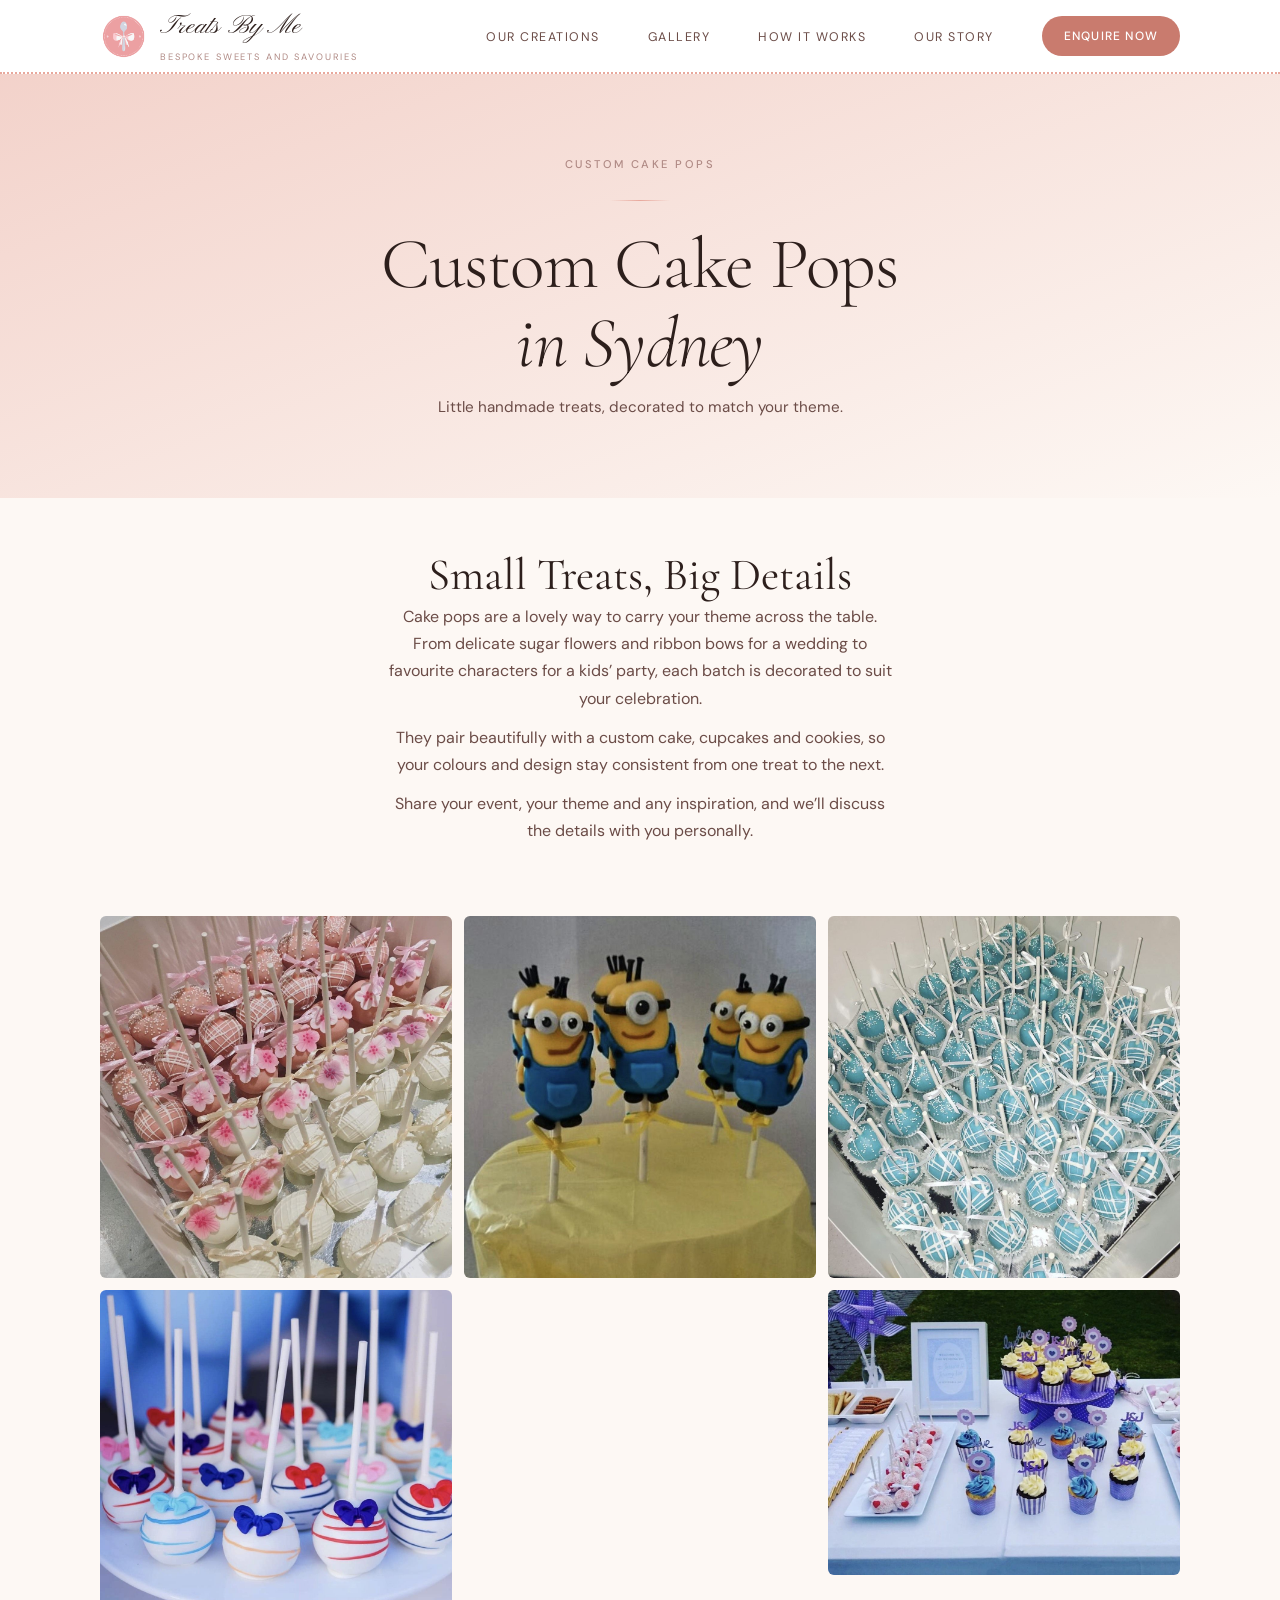
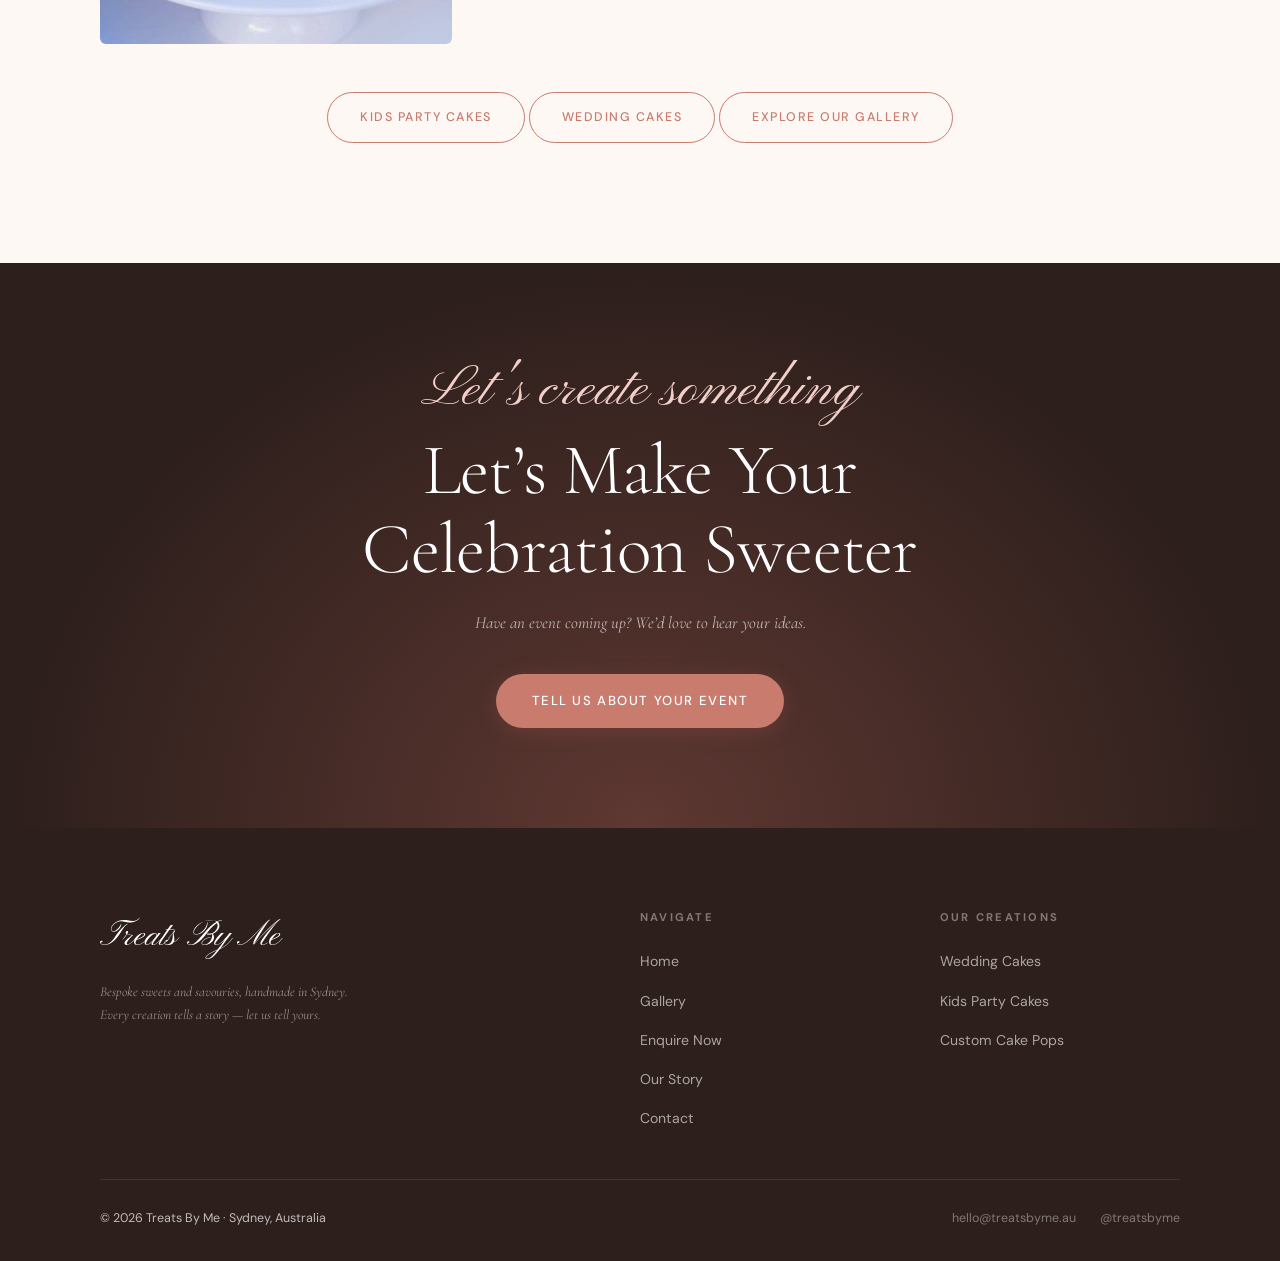
<file: cake-pops-sydney/index.html>
<!DOCTYPE html>
<html lang="en-AU">
<head>
  <meta charset="UTF-8">
  <meta name="viewport" content="width=device-width, initial-scale=1.0">
  <title>Custom Cake Pops Sydney | Treats By Me</title>
  <meta name="description" content="Custom cake pops in Sydney, handmade and themed for weddings, kids' parties and special events, to match your cake and colours. Enquire with Treats By Me.">
  <meta name="author" content="Treats By Me">
  <meta name="robots" content="index, follow, max-image-preview:large">
  <link rel="canonical" href="https://treatsbyme.au/cake-pops-sydney/">

  <meta property="og:type" content="website">
  <meta property="og:url" content="https://treatsbyme.au/cake-pops-sydney/">
  <meta property="og:title" content="Custom Cake Pops Sydney | Treats By Me">
  <meta property="og:description" content="Custom cake pops in Sydney, handmade and themed for weddings, kids' parties and special events, to match your cake and colours. Enquire with Treats By Me.">
  <meta property="og:image" content="https://treatsbyme.au/images/og-image.jpg">
  <meta property="og:locale" content="en_AU">
  <meta property="og:site_name" content="Treats By Me">
  <meta name="twitter:card" content="summary_large_image">
  <meta name="twitter:title" content="Custom Cake Pops Sydney | Treats By Me">
  <meta name="twitter:description" content="Custom cake pops in Sydney, handmade and themed for weddings, kids' parties and special events, to match your cake and colours. Enquire with Treats By Me.">
  <meta name="twitter:image" content="https://treatsbyme.au/images/og-image.jpg">

  <link rel="icon" type="image/svg+xml" href="/favicon.svg">
  <script defer src='https://static.cloudflareinsights.com/beacon.min.js'
    data-cf-beacon='{"token": "4394769bddb5483b97ecb65a954261a9"}'></script>
  <link rel="stylesheet" href="/css/style.css">

  <!-- ── Google Analytics 4 (page views only; no enquiry details are sent) ── -->
  <script async src="https://www.googletagmanager.com/gtag/js?id=G-5PE007TXX3"></script>
  <script>
    window.dataLayer = window.dataLayer || [];
    function gtag() { dataLayer.push(arguments); }
    gtag("js", new Date());
    gtag("config", "G-5PE007TXX3");
  </script>


  <script type="application/ld+json">
  {
    "@context": "https://schema.org",
    "@graph": [
      {
        "@type": "WebPage",
        "@id": "https://treatsbyme.au/cake-pops-sydney/#webpage",
        "url": "https://treatsbyme.au/cake-pops-sydney/",
        "name": "Custom Cake Pops Sydney | Treats By Me",
        "description": "Custom cake pops in Sydney, handmade and themed for weddings, kids' parties and special events, to match your cake and colours. Enquire with Treats By Me.",
        "about": { "@id": "https://treatsbyme.au/#business" },
        "inLanguage": "en-AU"
      },
      {
        "@type": "BreadcrumbList",
        "itemListElement": [
          { "@type": "ListItem", "position": 1, "name": "Treats By Me", "item": "https://treatsbyme.au/" },
          { "@type": "ListItem", "position": 2, "name": "Custom Cake Pops", "item": "https://treatsbyme.au/cake-pops-sydney/" }
        ]
      }
    ]
  }
  </script>
</head>
<body>

  <nav class="nav" role="navigation" aria-label="Main navigation">
    <div class="nav__inner">
      <a href="/" class="nav__logo" aria-label="Treats By Me — Home">
        <img class="nav__logo-img" src="/images/logo.png" alt="" width="48" height="48">
        <span class="nav__logo-text">
          <span class="nav__logo-main">Treats By Me</span>
          <span class="nav__logo-sub">Bespoke Sweets and Savouries</span>
        </span>
      </a>
      <ul class="nav__links" role="list">
        <li><a href="/#creations" class="nav__link">Our Creations</a></li>
        <li><a href="/#gallery" class="nav__link">Gallery</a></li>
        <li><a href="/#how-it-works" class="nav__link">How It Works</a></li>
        <li><a href="/#our-story" class="nav__link">Our Story</a></li>
        <li><a href="/#order" class="nav__cta" data-enquire>Enquire Now</a></li>
      </ul>
      <a href="/#order" class="nav__cta-mobile" data-enquire>Enquire</a>
      <button class="nav__hamburger" aria-label="Open menu" aria-expanded="false">
        <span></span><span></span><span></span>
      </button>
    </div>
    <div class="nav__mobile" role="dialog" aria-label="Mobile navigation">
      <a href="/#creations" class="nav__link">Our Creations</a>
      <a href="/#gallery" class="nav__link">Gallery</a>
      <a href="/#how-it-works" class="nav__link">How It Works</a>
      <a href="/#our-story" class="nav__link">Our Story</a>
      <a href="/#order" class="btn btn-primary" data-enquire style="margin-top:8px;text-align:center">Enquire Now</a>
    </div>
  </nav>

  <main id="main">
    <div class="page-hero">
      <div class="container">
        <span class="eyebrow">Custom Cake Pops</span>
        <div class="divider"></div>
        <h1 class="display-lg">Custom Cake Pops <br><em>in Sydney</em></h1>
        <p style="color:var(--text-mid);margin-top:12px;font-size:0.95rem;max-width:44ch;margin-left:auto;margin-right:auto">Little handmade treats, decorated to match your theme.</p>
      </div>
    </div>

    <section class="section" style="padding-top:clamp(32px,4vw,60px)">
      <div class="container">
        <div class="section-head">
          <h2 class="display-md">Small Treats, Big Details</h2>
          <p>Cake pops are a lovely way to carry your theme across the table. From delicate sugar flowers and ribbon bows for a wedding to favourite characters for a kids’ party, each batch is decorated to suit your celebration.</p>
          <p>They pair beautifully with a custom cake, cupcakes and cookies, so your colours and design stay consistent from one treat to the next.</p>
          <p>Share your event, your theme and any inspiration, and we’ll discuss the details with you personally.</p>
        </div>

        <div class="gallery-masonry" role="list" aria-label="Custom Cake Pops photos">
          <div class="gal-item" role="listitem"><img src="/images/gallery/pink-white-flowers.jpg" alt="Wedding cake pops with sugar flowers" loading="lazy" decoding="async" width="1170" height="1201"></div>
          <div class="gal-item" role="listitem"><img src="/images/gallery/sailor-moon.jpg" alt="Sailor Moon cake pops" loading="lazy" decoding="async" width="1170" height="1177"></div>
          <div class="gal-item" role="listitem"><img src="/images/gallery/minions.jpg" alt="Minion cake pops" loading="lazy" decoding="async" width="1170" height="1201"></div>
          <div class="gal-item" role="listitem"><img src="/images/gallery/blue-white-first-birthday.jpg" alt="Blue and white cake pops for a first birthday" loading="lazy" decoding="async" width="1170" height="1201"></div>
          <div class="gal-item" role="listitem"><img src="/images/gallery/purple-j-and-j.jpg" alt="Wedding dessert table with cake pops and cupcakes" loading="lazy" decoding="async" width="1170" height="949"></div>
        </div>

        <div class="text-center mt-12">
          <a href="/kids-party-cakes-sydney/" class="btn btn-outline">Kids Party Cakes</a> <a href="/wedding-cakes-sydney/" class="btn btn-outline">Wedding Cakes</a> <a href="/#gallery" class="btn btn-outline">Explore Our Gallery</a>
        </div>
      </div>
    </section>

    <section class="cta-banner" aria-labelledby="cta-heading">
      <div class="container">
        <div class="cta-banner__content">
          <span class="script-accent" aria-hidden="true">Let's create something</span>
          <h2 class="display-lg" id="cta-heading">Let’s Make Your<br>Celebration Sweeter</h2>
          <p>Have an event coming up? We’d love to hear your ideas.</p>
          <a href="/#order" class="btn btn-primary" data-enquire style="font-size:0.82rem;padding:16px 36px">Tell Us About Your Event</a>
        </div>
      </div>
    </section>
  </main>

  <footer class="footer" role="contentinfo">
    <div class="container">
      <div class="footer__inner">
        <div class="footer__brand">
          <span class="footer__logo">Treats By Me</span>
          <p>Bespoke sweets and savouries, handmade in Sydney.<br>Every creation tells a story — let us tell yours.</p>
        </div>
        <div class="footer__col">
          <h4>Navigate</h4>
          <ul role="list">
            <li><a href="/">Home</a></li>
            <li><a href="/#gallery">Gallery</a></li>
            <li><a href="/#order">Enquire Now</a></li>
            <li><a href="/#our-story">Our Story</a></li>
            <li><a href="/#contact">Contact</a></li>
          </ul>
        </div>
        <div class="footer__col">
          <h4>Our Creations</h4>
          <ul role="list">
            <li><a href="/wedding-cakes-sydney/">Wedding Cakes</a></li>
            <li><a href="/kids-party-cakes-sydney/">Kids Party Cakes</a></li>
            <li><a href="/cake-pops-sydney/">Custom Cake Pops</a></li>
          </ul>
        </div>
      </div>
      <div class="footer__bottom">
        <span>&copy; <span id="footer-year"></span> Treats By Me · Sydney, Australia</span>
        <div style="display:flex;gap:24px">
          <a href="mailto:hello@treatsbyme.au">hello@treatsbyme.au</a>
          <a href="https://instagram.com/treatsbyme" target="_blank" rel="noopener">@treatsbyme</a>
        </div>
      </div>
    </div>
  </footer>

  <script src="/js/subpage.js"></script>
</body>
</html>
</file>
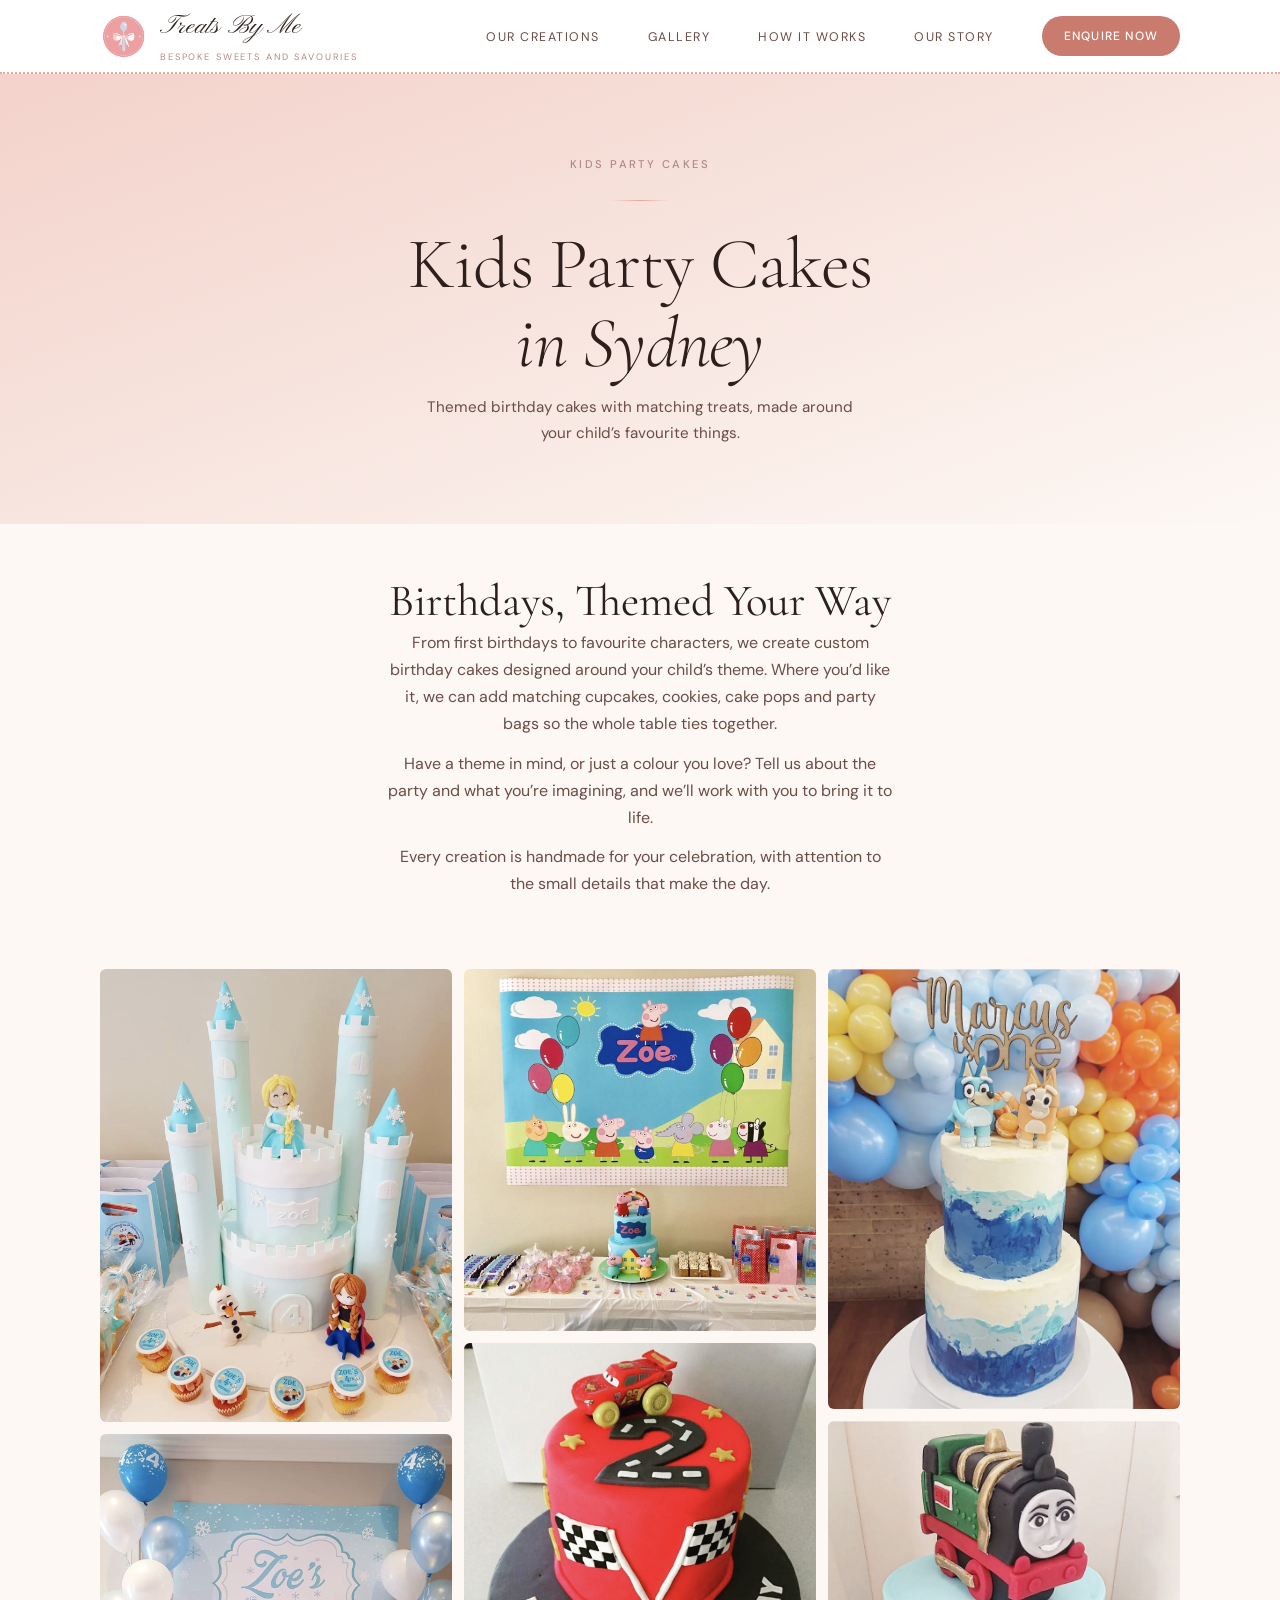
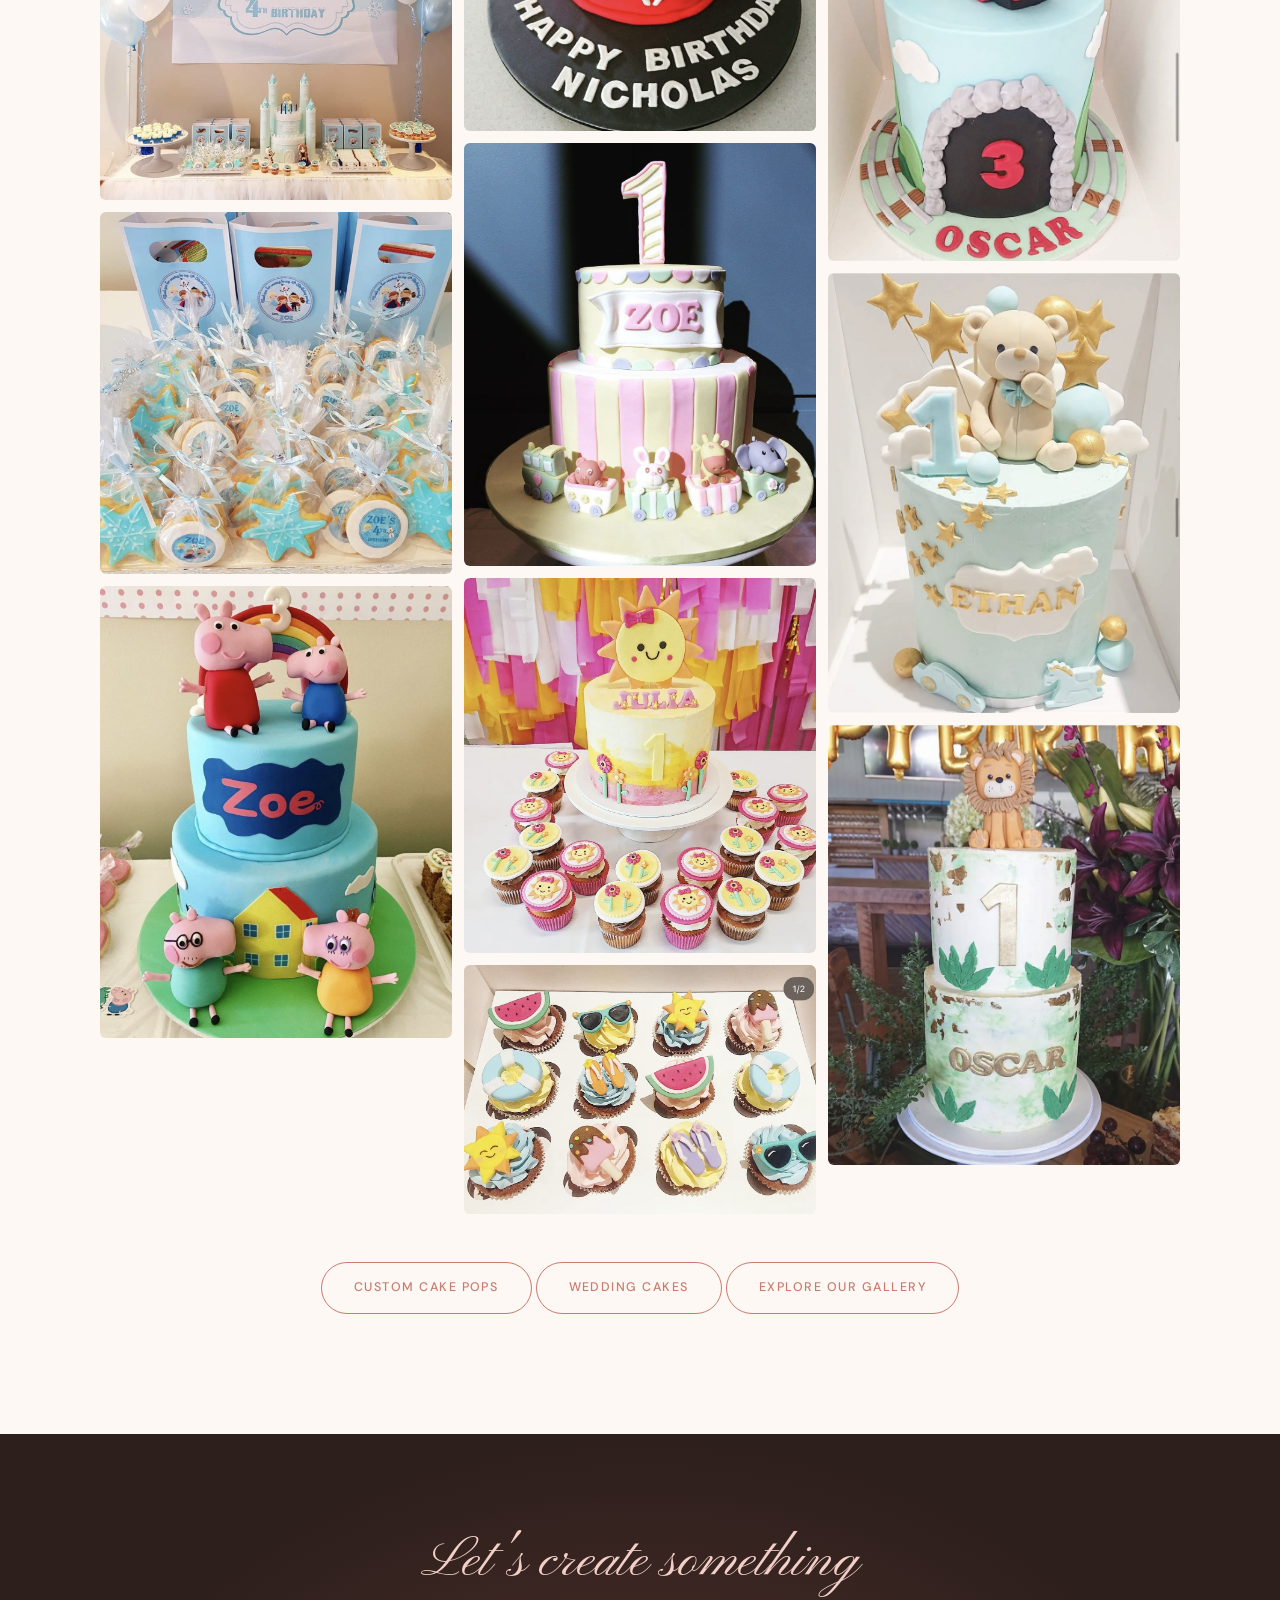
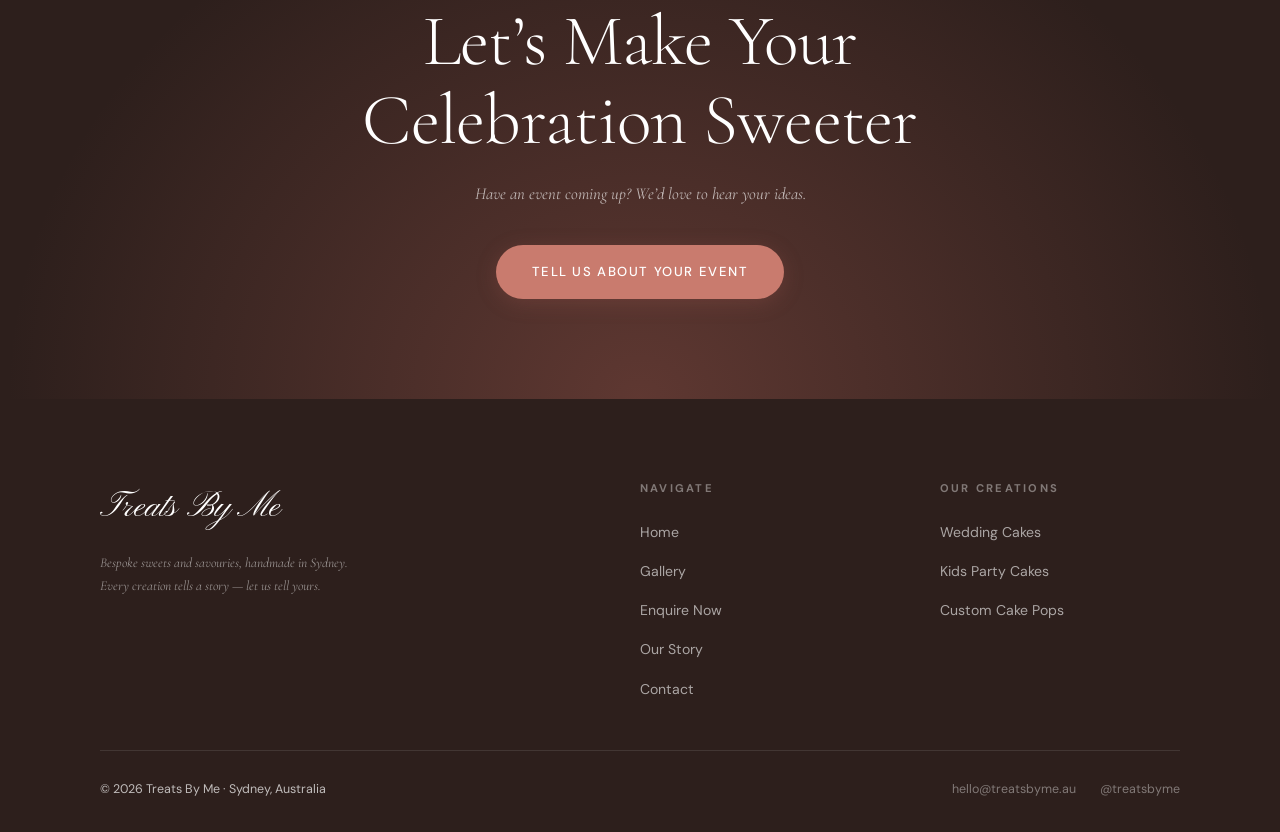
<file: kids-party-cakes-sydney/index.html>
<!DOCTYPE html>
<html lang="en-AU">
<head>
  <meta charset="UTF-8">
  <meta name="viewport" content="width=device-width, initial-scale=1.0">
  <title>Kids Party Cakes Sydney | Treats By Me</title>
  <meta name="description" content="Custom kids birthday cakes in Sydney, with matching cupcakes, cookies, cake pops and party bags. Themed to your child's favourites. Enquire with Treats By Me.">
  <meta name="author" content="Treats By Me">
  <meta name="robots" content="index, follow, max-image-preview:large">
  <link rel="canonical" href="https://treatsbyme.au/kids-party-cakes-sydney/">

  <meta property="og:type" content="website">
  <meta property="og:url" content="https://treatsbyme.au/kids-party-cakes-sydney/">
  <meta property="og:title" content="Kids Party Cakes Sydney | Treats By Me">
  <meta property="og:description" content="Custom kids birthday cakes in Sydney, with matching cupcakes, cookies, cake pops and party bags. Themed to your child's favourites. Enquire with Treats By Me.">
  <meta property="og:image" content="https://treatsbyme.au/images/og-image.jpg">
  <meta property="og:locale" content="en_AU">
  <meta property="og:site_name" content="Treats By Me">
  <meta name="twitter:card" content="summary_large_image">
  <meta name="twitter:title" content="Kids Party Cakes Sydney | Treats By Me">
  <meta name="twitter:description" content="Custom kids birthday cakes in Sydney, with matching cupcakes, cookies, cake pops and party bags. Themed to your child's favourites. Enquire with Treats By Me.">
  <meta name="twitter:image" content="https://treatsbyme.au/images/og-image.jpg">

  <link rel="icon" type="image/svg+xml" href="/favicon.svg">
  <script defer src='https://static.cloudflareinsights.com/beacon.min.js'
    data-cf-beacon='{"token": "4394769bddb5483b97ecb65a954261a9"}'></script>
  <link rel="stylesheet" href="/css/style.css">

  <!-- ── Google Analytics 4 (page views only; no enquiry details are sent) ── -->
  <script async src="https://www.googletagmanager.com/gtag/js?id=G-5PE007TXX3"></script>
  <script>
    window.dataLayer = window.dataLayer || [];
    function gtag() { dataLayer.push(arguments); }
    gtag("js", new Date());
    gtag("config", "G-5PE007TXX3");
  </script>


  <script type="application/ld+json">
  {
    "@context": "https://schema.org",
    "@graph": [
      {
        "@type": "WebPage",
        "@id": "https://treatsbyme.au/kids-party-cakes-sydney/#webpage",
        "url": "https://treatsbyme.au/kids-party-cakes-sydney/",
        "name": "Kids Party Cakes Sydney | Treats By Me",
        "description": "Custom kids birthday cakes in Sydney, with matching cupcakes, cookies, cake pops and party bags. Themed to your child's favourites. Enquire with Treats By Me.",
        "about": { "@id": "https://treatsbyme.au/#business" },
        "inLanguage": "en-AU"
      },
      {
        "@type": "BreadcrumbList",
        "itemListElement": [
          { "@type": "ListItem", "position": 1, "name": "Treats By Me", "item": "https://treatsbyme.au/" },
          { "@type": "ListItem", "position": 2, "name": "Kids Party Cakes", "item": "https://treatsbyme.au/kids-party-cakes-sydney/" }
        ]
      }
    ]
  }
  </script>
</head>
<body>

  <nav class="nav" role="navigation" aria-label="Main navigation">
    <div class="nav__inner">
      <a href="/" class="nav__logo" aria-label="Treats By Me — Home">
        <img class="nav__logo-img" src="/images/logo.png" alt="" width="48" height="48">
        <span class="nav__logo-text">
          <span class="nav__logo-main">Treats By Me</span>
          <span class="nav__logo-sub">Bespoke Sweets and Savouries</span>
        </span>
      </a>
      <ul class="nav__links" role="list">
        <li><a href="/#creations" class="nav__link">Our Creations</a></li>
        <li><a href="/#gallery" class="nav__link">Gallery</a></li>
        <li><a href="/#how-it-works" class="nav__link">How It Works</a></li>
        <li><a href="/#our-story" class="nav__link">Our Story</a></li>
        <li><a href="/#order" class="nav__cta" data-enquire>Enquire Now</a></li>
      </ul>
      <a href="/#order" class="nav__cta-mobile" data-enquire>Enquire</a>
      <button class="nav__hamburger" aria-label="Open menu" aria-expanded="false">
        <span></span><span></span><span></span>
      </button>
    </div>
    <div class="nav__mobile" role="dialog" aria-label="Mobile navigation">
      <a href="/#creations" class="nav__link">Our Creations</a>
      <a href="/#gallery" class="nav__link">Gallery</a>
      <a href="/#how-it-works" class="nav__link">How It Works</a>
      <a href="/#our-story" class="nav__link">Our Story</a>
      <a href="/#order" class="btn btn-primary" data-enquire style="margin-top:8px;text-align:center">Enquire Now</a>
    </div>
  </nav>

  <main id="main">
    <div class="page-hero">
      <div class="container">
        <span class="eyebrow">Kids Party Cakes</span>
        <div class="divider"></div>
        <h1 class="display-lg">Kids Party Cakes <br><em>in Sydney</em></h1>
        <p style="color:var(--text-mid);margin-top:12px;font-size:0.95rem;max-width:44ch;margin-left:auto;margin-right:auto">Themed birthday cakes with matching treats, made around your child’s favourite things.</p>
      </div>
    </div>

    <section class="section" style="padding-top:clamp(32px,4vw,60px)">
      <div class="container">
        <div class="section-head">
          <h2 class="display-md">Birthdays, Themed Your Way</h2>
          <p>From first birthdays to favourite characters, we create custom birthday cakes designed around your child’s theme. Where you’d like it, we can add matching cupcakes, cookies, cake pops and party bags so the whole table ties together.</p>
          <p>Have a theme in mind, or just a colour you love? Tell us about the party and what you’re imagining, and we’ll work with you to bring it to life.</p>
          <p>Every creation is handmade for your celebration, with attention to the small details that make the day.</p>
        </div>

        <div class="gallery-masonry" role="list" aria-label="Kids Party Cakes photos">
          <div class="gal-item" role="listitem"><img src="/images/gallery/frozen-castle.jpg" alt="Frozen castle cake with matching cupcakes and party bags" loading="lazy" decoding="async" width="1170" height="1503"></div>
          <div class="gal-item" role="listitem"><img src="/images/gallery/frozen-4th-birthday.jpg" alt="Frozen themed party table with castle cake, cupcakes and party bags" loading="lazy" decoding="async" width="1170" height="1219"></div>
          <div class="gal-item" role="listitem"><img src="/images/gallery/frozen-snowflake-cookies.jpg" alt="Frozen snowflake cookies and printed party bags" loading="lazy" decoding="async" width="1170" height="1201"></div>
          <div class="gal-item" role="listitem"><img src="/images/gallery/peppa-pig.jpg" alt="Peppa Pig themed birthday cake" loading="lazy" decoding="async" width="1170" height="1502"></div>
          <div class="gal-item" role="listitem"><img src="/images/gallery/peppa-pig-party.jpg" alt="Peppa Pig party table with cake, cookies and party bags" loading="lazy" decoding="async" width="1170" height="1201"></div>
          <div class="gal-item" role="listitem"><img src="/images/gallery/cars-lightning-mcqueen-2nd-birthday.jpg" alt="Cars themed second birthday cake" loading="lazy" decoding="async" width="1170" height="1289"></div>
          <div class="gal-item" role="listitem"><img src="/images/gallery/animal-train-first-birthday.jpg" alt="Pastel animal train first birthday cake" loading="lazy" decoding="async" width="1170" height="1409"></div>
          <div class="gal-item" role="listitem"><img src="/images/gallery/sunshine-first-birthday.jpg" alt="Sunshine first birthday cake with matching cupcakes" loading="lazy" decoding="async" width="1170" height="1245"></div>
          <div class="gal-item" role="listitem"><img src="/images/gallery/summer-pool-party.jpg" alt="Summer and pool party cupcakes" loading="lazy" decoding="async" width="1170" height="829"></div>
          <div class="gal-item" role="listitem"><img src="/images/bluey-bingo-tiered-cake.jpg" alt="Bluey and Bingo tiered cake" loading="lazy" decoding="async" width="600" height="800"></div>
          <div class="gal-item" role="listitem"><img src="/images/thomas-tank-engine-birthday-cake.jpg" alt="Thomas the Tank Engine cake" loading="lazy" decoding="async" width="600" height="800"></div>
          <div class="gal-item" role="listitem"><img src="/images/teddy-bear-first-birthday-cake.jpg" alt="Teddy bear first birthday cake" loading="lazy" decoding="async" width="800" height="1000"></div>
          <div class="gal-item" role="listitem"><img src="/images/jungle-first-birthday-cake.jpg" alt="Jungle themed first birthday cake with fondant lion" loading="lazy" decoding="async" width="800" height="1000"></div>
        </div>

        <div class="text-center mt-12">
          <a href="/cake-pops-sydney/" class="btn btn-outline">Custom Cake Pops</a> <a href="/wedding-cakes-sydney/" class="btn btn-outline">Wedding Cakes</a> <a href="/#gallery" class="btn btn-outline">Explore Our Gallery</a>
        </div>
      </div>
    </section>

    <section class="cta-banner" aria-labelledby="cta-heading">
      <div class="container">
        <div class="cta-banner__content">
          <span class="script-accent" aria-hidden="true">Let's create something</span>
          <h2 class="display-lg" id="cta-heading">Let’s Make Your<br>Celebration Sweeter</h2>
          <p>Have an event coming up? We’d love to hear your ideas.</p>
          <a href="/#order" class="btn btn-primary" data-enquire style="font-size:0.82rem;padding:16px 36px">Tell Us About Your Event</a>
        </div>
      </div>
    </section>
  </main>

  <footer class="footer" role="contentinfo">
    <div class="container">
      <div class="footer__inner">
        <div class="footer__brand">
          <span class="footer__logo">Treats By Me</span>
          <p>Bespoke sweets and savouries, handmade in Sydney.<br>Every creation tells a story — let us tell yours.</p>
        </div>
        <div class="footer__col">
          <h4>Navigate</h4>
          <ul role="list">
            <li><a href="/">Home</a></li>
            <li><a href="/#gallery">Gallery</a></li>
            <li><a href="/#order">Enquire Now</a></li>
            <li><a href="/#our-story">Our Story</a></li>
            <li><a href="/#contact">Contact</a></li>
          </ul>
        </div>
        <div class="footer__col">
          <h4>Our Creations</h4>
          <ul role="list">
            <li><a href="/wedding-cakes-sydney/">Wedding Cakes</a></li>
            <li><a href="/kids-party-cakes-sydney/">Kids Party Cakes</a></li>
            <li><a href="/cake-pops-sydney/">Custom Cake Pops</a></li>
          </ul>
        </div>
      </div>
      <div class="footer__bottom">
        <span>&copy; <span id="footer-year"></span> Treats By Me · Sydney, Australia</span>
        <div style="display:flex;gap:24px">
          <a href="mailto:hello@treatsbyme.au">hello@treatsbyme.au</a>
          <a href="https://instagram.com/treatsbyme" target="_blank" rel="noopener">@treatsbyme</a>
        </div>
      </div>
    </div>
  </footer>

  <script src="/js/subpage.js"></script>
</body>
</html>
</file>
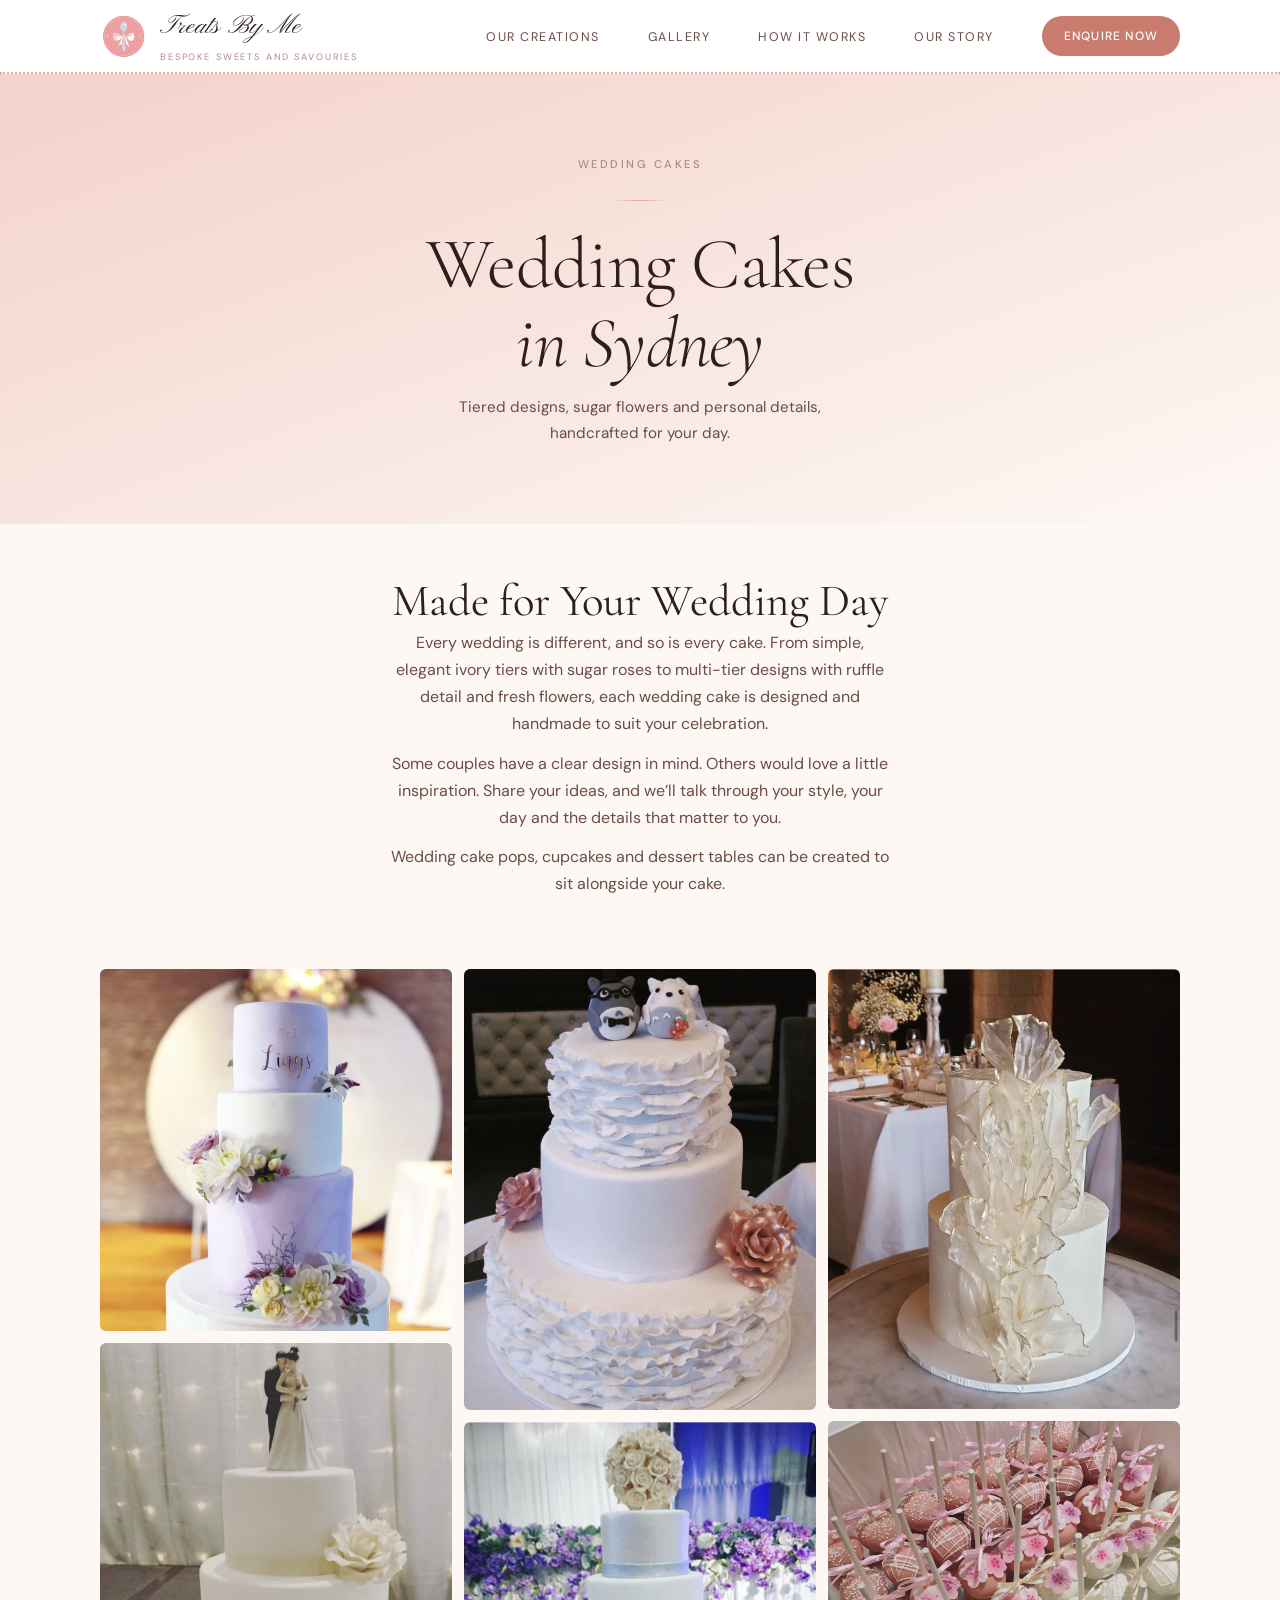
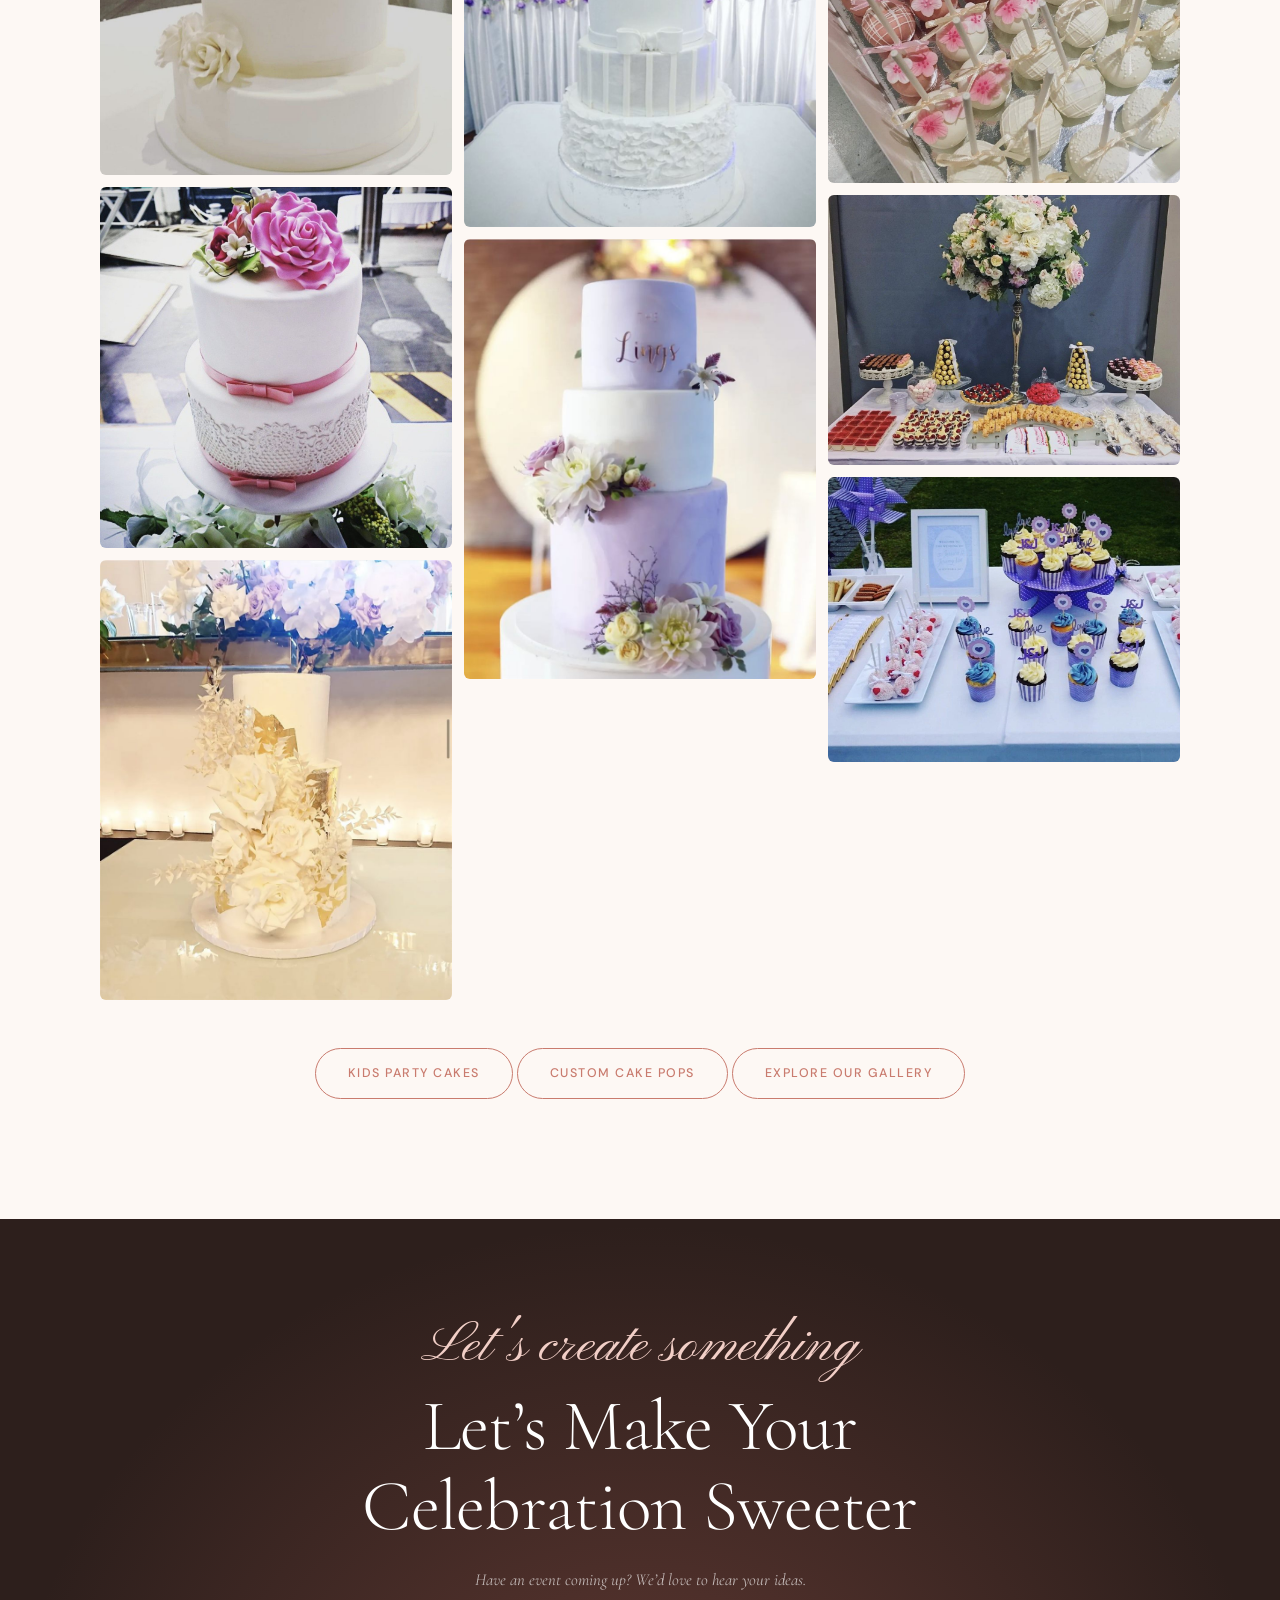
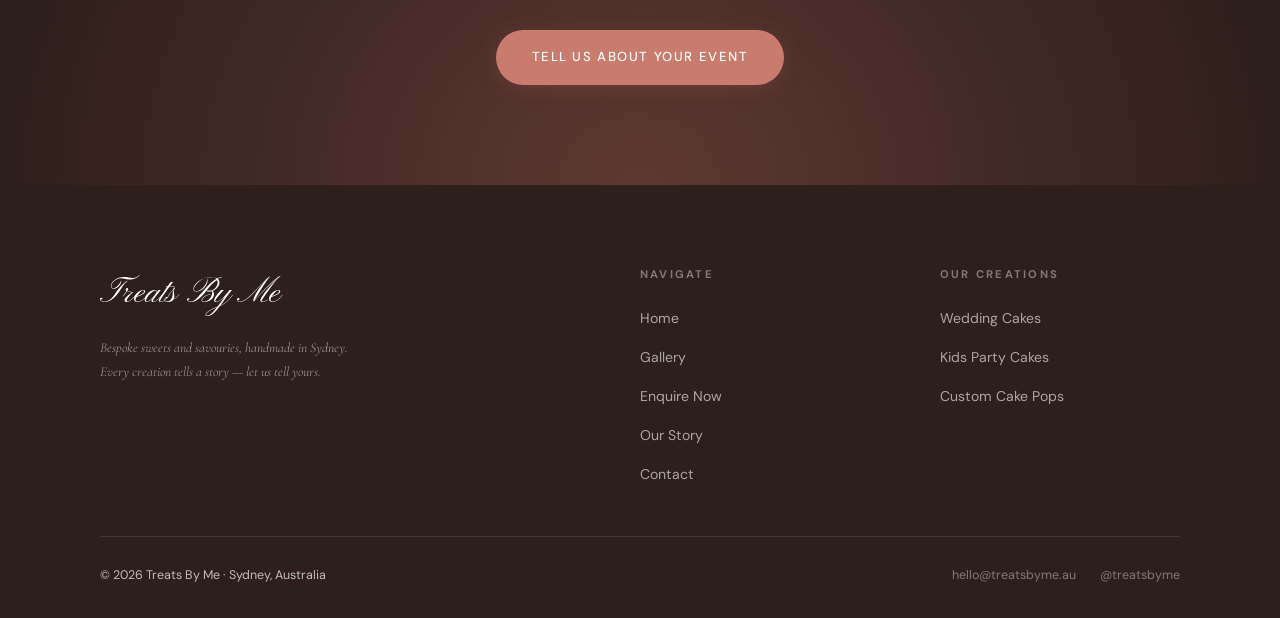
<file: wedding-cakes-sydney/index.html>
<!DOCTYPE html>
<html lang="en-AU">
<head>
  <meta charset="UTF-8">
  <meta name="viewport" content="width=device-width, initial-scale=1.0">
  <title>Wedding Cakes Sydney | Treats By Me</title>
  <meta name="description" content="Bespoke wedding cakes in Sydney, from elegant tiered designs to themed toppers, plus cake pops and dessert tables. Enquire with Treats By Me.">
  <meta name="author" content="Treats By Me">
  <meta name="robots" content="index, follow, max-image-preview:large">
  <link rel="canonical" href="https://treatsbyme.au/wedding-cakes-sydney/">

  <meta property="og:type" content="website">
  <meta property="og:url" content="https://treatsbyme.au/wedding-cakes-sydney/">
  <meta property="og:title" content="Wedding Cakes Sydney | Treats By Me">
  <meta property="og:description" content="Bespoke wedding cakes in Sydney, from elegant tiered designs to themed toppers, plus cake pops and dessert tables. Enquire with Treats By Me.">
  <meta property="og:image" content="https://treatsbyme.au/images/og-image.jpg">
  <meta property="og:locale" content="en_AU">
  <meta property="og:site_name" content="Treats By Me">
  <meta name="twitter:card" content="summary_large_image">
  <meta name="twitter:title" content="Wedding Cakes Sydney | Treats By Me">
  <meta name="twitter:description" content="Bespoke wedding cakes in Sydney, from elegant tiered designs to themed toppers, plus cake pops and dessert tables. Enquire with Treats By Me.">
  <meta name="twitter:image" content="https://treatsbyme.au/images/og-image.jpg">

  <link rel="icon" type="image/svg+xml" href="/favicon.svg">
  <script defer src='https://static.cloudflareinsights.com/beacon.min.js'
    data-cf-beacon='{"token": "4394769bddb5483b97ecb65a954261a9"}'></script>
  <link rel="stylesheet" href="/css/style.css">

  <!-- ── Google Analytics 4 (page views only; no enquiry details are sent) ── -->
  <script async src="https://www.googletagmanager.com/gtag/js?id=G-5PE007TXX3"></script>
  <script>
    window.dataLayer = window.dataLayer || [];
    function gtag() { dataLayer.push(arguments); }
    gtag("js", new Date());
    gtag("config", "G-5PE007TXX3");
  </script>


  <script type="application/ld+json">
  {
    "@context": "https://schema.org",
    "@graph": [
      {
        "@type": "WebPage",
        "@id": "https://treatsbyme.au/wedding-cakes-sydney/#webpage",
        "url": "https://treatsbyme.au/wedding-cakes-sydney/",
        "name": "Wedding Cakes Sydney | Treats By Me",
        "description": "Bespoke wedding cakes in Sydney, from elegant tiered designs to themed toppers, plus cake pops and dessert tables. Enquire with Treats By Me.",
        "about": { "@id": "https://treatsbyme.au/#business" },
        "inLanguage": "en-AU"
      },
      {
        "@type": "BreadcrumbList",
        "itemListElement": [
          { "@type": "ListItem", "position": 1, "name": "Treats By Me", "item": "https://treatsbyme.au/" },
          { "@type": "ListItem", "position": 2, "name": "Wedding Cakes", "item": "https://treatsbyme.au/wedding-cakes-sydney/" }
        ]
      }
    ]
  }
  </script>
</head>
<body>

  <nav class="nav" role="navigation" aria-label="Main navigation">
    <div class="nav__inner">
      <a href="/" class="nav__logo" aria-label="Treats By Me — Home">
        <img class="nav__logo-img" src="/images/logo.png" alt="" width="48" height="48">
        <span class="nav__logo-text">
          <span class="nav__logo-main">Treats By Me</span>
          <span class="nav__logo-sub">Bespoke Sweets and Savouries</span>
        </span>
      </a>
      <ul class="nav__links" role="list">
        <li><a href="/#creations" class="nav__link">Our Creations</a></li>
        <li><a href="/#gallery" class="nav__link">Gallery</a></li>
        <li><a href="/#how-it-works" class="nav__link">How It Works</a></li>
        <li><a href="/#our-story" class="nav__link">Our Story</a></li>
        <li><a href="/#order" class="nav__cta" data-enquire>Enquire Now</a></li>
      </ul>
      <a href="/#order" class="nav__cta-mobile" data-enquire>Enquire</a>
      <button class="nav__hamburger" aria-label="Open menu" aria-expanded="false">
        <span></span><span></span><span></span>
      </button>
    </div>
    <div class="nav__mobile" role="dialog" aria-label="Mobile navigation">
      <a href="/#creations" class="nav__link">Our Creations</a>
      <a href="/#gallery" class="nav__link">Gallery</a>
      <a href="/#how-it-works" class="nav__link">How It Works</a>
      <a href="/#our-story" class="nav__link">Our Story</a>
      <a href="/#order" class="btn btn-primary" data-enquire style="margin-top:8px;text-align:center">Enquire Now</a>
    </div>
  </nav>

  <main id="main">
    <div class="page-hero">
      <div class="container">
        <span class="eyebrow">Wedding Cakes</span>
        <div class="divider"></div>
        <h1 class="display-lg">Wedding Cakes <br><em>in Sydney</em></h1>
        <p style="color:var(--text-mid);margin-top:12px;font-size:0.95rem;max-width:44ch;margin-left:auto;margin-right:auto">Tiered designs, sugar flowers and personal details, handcrafted for your day.</p>
      </div>
    </div>

    <section class="section" style="padding-top:clamp(32px,4vw,60px)">
      <div class="container">
        <div class="section-head">
          <h2 class="display-md">Made for Your Wedding Day</h2>
          <p>Every wedding is different, and so is every cake. From simple, elegant ivory tiers with sugar roses to multi-tier designs with ruffle detail and fresh flowers, each wedding cake is designed and handmade to suit your celebration.</p>
          <p>Some couples have a clear design in mind. Others would love a little inspiration. Share your ideas, and we’ll talk through your style, your day and the details that matter to you.</p>
          <p>Wedding cake pops, cupcakes and dessert tables can be created to sit alongside your cake.</p>
        </div>

        <div class="gallery-masonry" role="list" aria-label="Wedding Cakes photos">
          <div class="gal-item" role="listitem"><img src="/images/gallery/lilac-marble-fresh-flowers.jpg" alt="Lilac marble wedding cake with fresh flowers" loading="lazy" decoding="async" width="1170" height="1201"></div>
          <div class="gal-item" role="listitem"><img src="/images/gallery/ivory-simple-elegant.jpg" alt="Simple and elegant ivory wedding cake" loading="lazy" decoding="async" width="1170" height="1436"></div>
          <div class="gal-item" role="listitem"><img src="/images/gallery/two-tier-pink-rose-lace.jpg" alt="Two-tier wedding cake with a sugar rose and lace" loading="lazy" decoding="async" width="1170" height="1201"></div>
          <div class="gal-item" role="listitem"><img src="/images/white-gold-wedding-cake.jpg" alt="White and gold wedding cake" loading="lazy" decoding="async" width="600" height="800"></div>
          <div class="gal-item" role="listitem"><img src="/images/gallery/totoro-ruffles.jpg" alt="Totoro themed ruffle wedding cake" loading="lazy" decoding="async" width="1170" height="1465"></div>
          <div class="gal-item" role="listitem"><img src="/images/five-tier-white-wedding-cake.jpg" alt="Five-tier white wedding cake with ruffle detail" loading="lazy" decoding="async" width="800" height="921"></div>
          <div class="gal-item" role="listitem"><img src="/images/three-tier-wedding-cake-fresh-flowers.jpg" alt="Three-tier wedding cake with fresh flowers" loading="lazy" decoding="async" width="800" height="1000"></div>
          <div class="gal-item" role="listitem"><img src="/images/sculptural-wedding-cake-sugar-sail.jpg" alt="Sculptural wedding cake with sugar sail detail" loading="lazy" decoding="async" width="800" height="1000"></div>
          <div class="gal-item" role="listitem"><img src="/images/gallery/pink-white-flowers.jpg" alt="Wedding cake pops with sugar flowers" loading="lazy" decoding="async" width="1170" height="1201"></div>
          <div class="gal-item" role="listitem"><img src="/images/gallery/wedding-dessert-table-blue-backdrop.jpg" alt="Wedding dessert table with dessert cups, tarts and cupcakes" loading="lazy" decoding="async" width="1170" height="898"></div>
          <div class="gal-item" role="listitem"><img src="/images/gallery/purple-j-and-j.jpg" alt="Wedding dessert table with cake pops and cupcakes" loading="lazy" decoding="async" width="1170" height="949"></div>
        </div>

        <div class="text-center mt-12">
          <a href="/kids-party-cakes-sydney/" class="btn btn-outline">Kids Party Cakes</a> <a href="/cake-pops-sydney/" class="btn btn-outline">Custom Cake Pops</a> <a href="/#gallery" class="btn btn-outline">Explore Our Gallery</a>
        </div>
      </div>
    </section>

    <section class="cta-banner" aria-labelledby="cta-heading">
      <div class="container">
        <div class="cta-banner__content">
          <span class="script-accent" aria-hidden="true">Let's create something</span>
          <h2 class="display-lg" id="cta-heading">Let’s Make Your<br>Celebration Sweeter</h2>
          <p>Have an event coming up? We’d love to hear your ideas.</p>
          <a href="/#order" class="btn btn-primary" data-enquire style="font-size:0.82rem;padding:16px 36px">Tell Us About Your Event</a>
        </div>
      </div>
    </section>
  </main>

  <footer class="footer" role="contentinfo">
    <div class="container">
      <div class="footer__inner">
        <div class="footer__brand">
          <span class="footer__logo">Treats By Me</span>
          <p>Bespoke sweets and savouries, handmade in Sydney.<br>Every creation tells a story — let us tell yours.</p>
        </div>
        <div class="footer__col">
          <h4>Navigate</h4>
          <ul role="list">
            <li><a href="/">Home</a></li>
            <li><a href="/#gallery">Gallery</a></li>
            <li><a href="/#order">Enquire Now</a></li>
            <li><a href="/#our-story">Our Story</a></li>
            <li><a href="/#contact">Contact</a></li>
          </ul>
        </div>
        <div class="footer__col">
          <h4>Our Creations</h4>
          <ul role="list">
            <li><a href="/wedding-cakes-sydney/">Wedding Cakes</a></li>
            <li><a href="/kids-party-cakes-sydney/">Kids Party Cakes</a></li>
            <li><a href="/cake-pops-sydney/">Custom Cake Pops</a></li>
          </ul>
        </div>
      </div>
      <div class="footer__bottom">
        <span>&copy; <span id="footer-year"></span> Treats By Me · Sydney, Australia</span>
        <div style="display:flex;gap:24px">
          <a href="mailto:hello@treatsbyme.au">hello@treatsbyme.au</a>
          <a href="https://instagram.com/treatsbyme" target="_blank" rel="noopener">@treatsbyme</a>
        </div>
      </div>
    </div>
  </footer>

  <script src="/js/subpage.js"></script>
</body>
</html>
</file>
<file: css/style.css>
/* ============================================
   TREATS BY ME — Design System
   Palette: cream, blush, dusty rose, warm white
   Fonts: Cormorant Garamond (display) + DM Sans (body)
   ============================================ */

@import url('https://fonts.googleapis.com/css2?family=Cormorant+Garamond:ital,wght@0,300;0,400;0,500;0,600;1,300;1,400;1,500&family=DM+Sans:ital,opsz,wght@0,9..40,300;0,9..40,400;0,9..40,500;1,9..40,300&family=Pinyon+Script&display=swap');

/* ── Custom Properties ── */
:root {
  --cream:        #fdf8f4;
  --warm-white:   #fff9f6;
  --blush:        #f2cfc7;
  --rose:         #e8a89c;
  --dusty-rose:   #c97b6e;
  --deep-rose:    #a85d52;
  --text-dark:    #2d1f1c;
  --text-mid:     #6b4c47;
  --text-light:   #b08a85;
  --border:       #edddd9;
  --shadow:       rgba(169, 93, 82, 0.08);

  --font-display: 'Cormorant Garamond', Georgia, serif;
  --font-script:  'Pinyon Script', cursive;
  --font-body:    'DM Sans', sans-serif;

  --radius-sm:    6px;
  --radius-md:    16px;
  --radius-lg:    32px;
  --radius-pill:  999px;

  --transition:   0.35s cubic-bezier(0.4, 0, 0.2, 1);
  --transition-slow: 0.6s cubic-bezier(0.4, 0, 0.2, 1);

  --max-w:        1200px;
  --section-pad:  clamp(60px, 10vw, 120px);
}

/* ── Reset ── */
*, *::before, *::after { box-sizing: border-box; margin: 0; padding: 0; }

html {
  scroll-behavior: smooth;
  -webkit-text-size-adjust: 100%;
}

body {
  font-family: var(--font-body);
  font-size: clamp(15px, 2vw, 16px);
  line-height: 1.7;
  color: var(--text-dark);
  background: var(--cream);
  overflow-x: hidden;
}

img {
  max-width: 100%;
  height: auto;
  display: block;
}

a {
  color: inherit;
  text-decoration: none;
}

ul { list-style: none; }

/* ── Typography Scale ── */
.display-xl {
  font-family: var(--font-display);
  font-size: clamp(3rem, 9vw, 7.5rem);
  font-weight: 300;
  line-height: 1.05;
  letter-spacing: -0.01em;
}

.display-lg {
  font-family: var(--font-display);
  font-size: clamp(2.2rem, 6vw, 4.5rem);
  font-weight: 300;
  line-height: 1.1;
  letter-spacing: -0.01em;
}

.display-md {
  font-family: var(--font-display);
  font-size: clamp(1.6rem, 4vw, 2.8rem);
  font-weight: 400;
  line-height: 1.2;
}

.script-accent {
  font-family: var(--font-script);
  font-size: clamp(2rem, 5vw, 3.5rem);
  color: var(--dusty-rose);
  line-height: 1;
}

.eyebrow {
  font-family: var(--font-body);
  font-size: 0.7rem;
  font-weight: 500;
  letter-spacing: 0.22em;
  text-transform: uppercase;
  color: var(--text-light);
}

/* ── Layout Utilities ── */
.container {
  width: 100%;
  max-width: var(--max-w);
  margin: 0 auto;
  padding: 0 clamp(20px, 5vw, 60px);
}

.section {
  padding: var(--section-pad) 0;
}

/* ── Navigation ── */
.nav {
  position: fixed;
  top: 0;
  left: 0;
  right: 0;
  z-index: 100;
  padding: 0;
  /* Solid white bar with a stitched pink line, so it stays readable over photos */
  background: #fff;
  border-bottom: 2px dotted var(--rose);
  transition: var(--transition);
}

.nav.scrolled {
  box-shadow: 0 2px 20px var(--shadow);
}

.nav__inner {
  display: flex;
  align-items: center;
  justify-content: space-between;
  height: 72px;
  padding: 0 clamp(20px, 5vw, 60px);
  max-width: var(--max-w);
  margin: 0 auto;
}

.nav__logo {
  display: flex;
  align-items: center;
  gap: 12px;
  line-height: 1;
}

.nav__logo-img {
  display: block;
  width: 48px;
  height: 48px;
}

.nav__logo-text {
  display: flex;
  flex-direction: column;
  gap: 5px;
}

.nav__logo-main {
  font-family: var(--font-script);
  font-size: 1.7rem;
  line-height: 1.25;
  padding-bottom: 4px;
  color: var(--text-dark);
  transition: color var(--transition);
}

.nav__logo-sub {
  font-size: 0.58rem;
  letter-spacing: 0.2em;
  text-transform: uppercase;
  color: var(--text-light);
  font-weight: 400;
}

.nav__links {
  display: flex;
  align-items: center;
  gap: clamp(24px, 4vw, 48px);
}

.nav__link {
  font-size: 0.78rem;
  font-weight: 400;
  letter-spacing: 0.12em;
  text-transform: uppercase;
  color: var(--text-mid);
  transition: color var(--transition);
  position: relative;
}

.nav__link::after {
  content: '';
  position: absolute;
  bottom: -3px;
  left: 0;
  width: 0;
  height: 1px;
  background: var(--dusty-rose);
  transition: width var(--transition);
}

.nav__link:hover,
.nav__link.active {
  color: var(--dusty-rose);
}

.nav__link:hover::after,
.nav__link.active::after {
  width: 100%;
}

.nav__cta {
  display: inline-flex;
  align-items: center;
  gap: 8px;
  padding: 10px 22px;
  background: var(--dusty-rose);
  color: #fff;
  border-radius: var(--radius-pill);
  font-size: 0.75rem;
  font-weight: 500;
  letter-spacing: 0.1em;
  text-transform: uppercase;
  transition: var(--transition);
}

.nav__cta:hover {
  background: var(--deep-rose);
  transform: translateY(-1px);
  box-shadow: 0 8px 24px rgba(169, 93, 82, 0.3);
}

/* Mobile nav */
.nav__hamburger {
  display: none;
  flex-direction: column;
  gap: 5px;
  cursor: pointer;
  padding: 4px;
  background: none;
  border: none;
}

.nav__hamburger span {
  display: block;
  width: 24px;
  height: 1.5px;
  background: var(--text-dark);
  transition: var(--transition);
  transform-origin: center;
}

.nav__hamburger.open span:nth-child(1) { transform: translateY(6.5px) rotate(45deg); }
.nav__hamburger.open span:nth-child(2) { opacity: 0; }
.nav__hamburger.open span:nth-child(3) { transform: translateY(-6.5px) rotate(-45deg); }

.nav__mobile {
  display: none;
  position: fixed;
  inset: 0;
  top: 74px;
  background: var(--warm-white);
  padding: 40px clamp(20px, 5vw, 60px);
  flex-direction: column;
  gap: 32px;
  z-index: 99;
  opacity: 0;
  pointer-events: none;
  transition: opacity var(--transition);
}

.nav__mobile.open {
  opacity: 1;
  pointer-events: all;
}

.nav__mobile .nav__link {
  font-size: 1rem;
  letter-spacing: 0.18em;
}

/* Compact enquiry button, only shown beside the hamburger on mobile */
.nav__cta-mobile { display: none; }

@media (max-width: 768px) {
  .nav__links { display: none; }
  .nav__hamburger { display: flex; }
  .nav__mobile { display: flex; }
  .nav__logo { gap: 8px; }
  .nav__logo-img { width: 38px; height: 38px; }
  .nav__logo-main { font-size: 1.45rem; white-space: nowrap; }
  .nav__logo-sub { font-size: 0.5rem; letter-spacing: 0.06em; white-space: nowrap; }
  .nav__cta-mobile {
    display: inline-block;
    margin-left: auto;
    margin-right: 12px;
    padding: 8px 14px;
    background: var(--dusty-rose);
    color: #fff;
    border-radius: var(--radius-pill);
    font-size: 0.72rem;
    font-weight: 500;
    letter-spacing: 0.1em;
    text-transform: uppercase;
  }
}

/* ── Buttons ── */
.btn {
  display: inline-flex;
  align-items: center;
  justify-content: center;
  gap: 10px;
  padding: 14px 32px;
  border: none;
  border-radius: var(--radius-pill);
  font-family: var(--font-body);
  font-size: 0.78rem;
  font-weight: 500;
  letter-spacing: 0.12em;
  text-transform: uppercase;
  cursor: pointer;
  transition: var(--transition);
  white-space: nowrap;
}

.btn-primary {
  background: var(--dusty-rose);
  color: #fff;
  box-shadow: 0 4px 20px rgba(169, 93, 82, 0.25);
}

.btn-primary:hover {
  background: var(--deep-rose);
  transform: translateY(-2px);
  box-shadow: 0 10px 30px rgba(169, 93, 82, 0.35);
}

.btn-outline {
  background: transparent;
  color: var(--dusty-rose);
  border: 1.5px solid var(--dusty-rose);
}

.btn-outline:hover {
  background: var(--dusty-rose);
  color: #fff;
  transform: translateY(-2px);
}

.btn-ghost {
  background: rgba(255,255,255,0.15);
  color: #fff;
  border: 1.5px solid rgba(255,255,255,0.4);
  backdrop-filter: blur(8px);
}

.btn-ghost:hover {
  background: rgba(255,255,255,0.25);
  transform: translateY(-2px);
}

/* ── Hero ── */
.hero {
  position: relative;
  min-height: 100svh;
  display: flex;
  align-items: flex-end;
  overflow: hidden;
}

.hero__bg {
  position: absolute;
  inset: 0;
  background: linear-gradient(
    135deg,
    #f5d9d0 0%,
    #ead0c8 30%,
    #e2c4c0 60%,
    #d4b0ab 100%
  );
  z-index: 0;
}

/* Placeholder image container - replace src with real photo */
.hero__img {
  position: absolute;
  inset: 0;
  z-index: 1;
}

.hero__img img {
  width: 100%;
  height: 100%;
  object-fit: cover;
  object-position: center;
}

.hero__overlay {
  position: absolute;
  inset: 0;
  z-index: 2;
  background: linear-gradient(
    to top,
    rgba(30, 14, 10, 0.72) 0%,
    rgba(30, 14, 10, 0.3) 40%,
    rgba(30, 14, 10, 0.05) 100%
  );
}

.hero__content {
  position: relative;
  z-index: 3;
  padding: 0 clamp(20px, 5vw, 60px) clamp(60px, 10vw, 100px);
  max-width: var(--max-w);
  margin: 0 auto;
  width: 100%;
}

.hero__eyebrow {
  color: rgba(255,255,255,0.65);
  margin-bottom: 20px;
  letter-spacing: 0.3em;
}

.hero__title {
  color: #fff;
  margin-bottom: 16px;
  max-width: 14ch;
}

.hero__title em {
  font-style: italic;
  color: var(--blush);
}

.hero__sub {
  font-family: var(--font-display);
  font-size: clamp(1rem, 2.5vw, 1.4rem);
  font-weight: 300;
  font-style: italic;
  color: rgba(255,255,255,0.75);
  margin-bottom: 40px;
  max-width: 40ch;
}

.hero__actions {
  display: flex;
  flex-wrap: wrap;
  gap: 16px;
}

.hero__scroll {
  position: absolute;
  bottom: 32px;
  right: clamp(20px, 5vw, 60px);
  z-index: 3;
  display: flex;
  flex-direction: column;
  align-items: center;
  gap: 8px;
  color: rgba(255,255,255,0.5);
  font-size: 0.65rem;
  letter-spacing: 0.2em;
  text-transform: uppercase;
}

.hero__scroll-line {
  width: 1px;
  height: 60px;
  background: linear-gradient(to bottom, rgba(255,255,255,0.5), transparent);
  animation: scrollLine 2s ease-in-out infinite;
}

@keyframes scrollLine {
  0%, 100% { transform: scaleY(1); opacity: 1; }
  50% { transform: scaleY(0.5); opacity: 0.3; }
}

/* ── Marquee / Ticker ── */
.marquee-strip {
  background: var(--dusty-rose);
  color: #fff;
  padding: 14px 0;
  overflow: hidden;
  white-space: nowrap;
}

.marquee-track {
  display: inline-flex;
  animation: marquee 28s linear infinite;
}

.marquee-track span {
  font-family: var(--font-display);
  font-size: clamp(0.85rem, 2vw, 1rem);
  font-style: italic;
  font-weight: 300;
  letter-spacing: 0.06em;
  padding: 0 32px;
}

.marquee-track .dot {
  color: var(--blush);
  font-style: normal;
}

@keyframes marquee {
  from { transform: translateX(0); }
  to   { transform: translateX(-50%); }
}

/* ── Signature Services ── */
.services__grid {
  display: grid;
  grid-template-columns: repeat(auto-fit, minmax(200px, 1fr));
  gap: 2px;
  margin-top: 60px;
}

.service-card {
  position: relative;
  aspect-ratio: 3/4;
  overflow: hidden;
  cursor: pointer;
}

.service-card__bg {
  position: absolute;
  inset: 0;
  transition: transform var(--transition-slow);
}

.service-card:hover .service-card__bg {
  transform: scale(1.06);
}

.service-card__bg img {
  width: 100%;
  height: 100%;
  object-fit: cover;
}

.service-card__overlay {
  position: absolute;
  inset: 0;
  background: linear-gradient(
    to top,
    rgba(30, 10, 8, 0.75) 0%,
    rgba(30, 10, 8, 0.2) 50%,
    transparent 100%
  );
  transition: var(--transition);
}

.service-card:hover .service-card__overlay {
  background: linear-gradient(
    to top,
    rgba(169, 93, 82, 0.75) 0%,
    rgba(169, 93, 82, 0.25) 60%,
    transparent 100%
  );
}

.service-card__label {
  position: absolute;
  bottom: 0;
  left: 0;
  right: 0;
  padding: 24px 20px;
  color: #fff;
}

.service-card__name {
  font-family: var(--font-display);
  font-size: clamp(1.1rem, 2.5vw, 1.4rem);
  font-weight: 400;
  display: block;
}

.service-card__detail {
  font-size: 0.72rem;
  letter-spacing: 0.12em;
  text-transform: uppercase;
  color: rgba(255,255,255,0.65);
  display: block;
  margin-top: 4px;
}

/* ── Section Headings ── */
.section-head {
  text-align: center;
  margin-bottom: clamp(40px, 6vw, 72px);
}

.section-head .eyebrow {
  margin-bottom: 16px;
  display: block;
}

.section-head .display-lg {
  margin-bottom: 16px;
}

.section-head p {
  max-width: 46ch;
  margin: 0 auto;
  color: var(--text-mid);
  font-size: clamp(0.9rem, 2vw, 1rem);
}

/* ── Gallery Grid (Home teaser) ── */
.gallery-teaser {
  display: grid;
  grid-template-columns: repeat(12, 1fr);
  grid-template-rows: auto;
  gap: 12px;
}

.gallery-teaser__item {
  overflow: hidden;
  border-radius: var(--radius-sm);
  position: relative;
  cursor: pointer;
}

.gallery-teaser__item:nth-child(1) { grid-column: span 7; grid-row: span 2; aspect-ratio: 3/2; }
.gallery-teaser__item:nth-child(2) { grid-column: span 5; aspect-ratio: 4/3; }
.gallery-teaser__item:nth-child(3) { grid-column: span 5; aspect-ratio: 4/3; }
.gallery-teaser__item:nth-child(4) { grid-column: span 4; aspect-ratio: 3/4; }
.gallery-teaser__item:nth-child(5) { grid-column: span 4; aspect-ratio: 3/4; }
.gallery-teaser__item:nth-child(6) { grid-column: span 4; aspect-ratio: 3/4; }

.gallery-teaser__item img {
  width: 100%;
  height: 100%;
  object-fit: cover;
  transition: transform var(--transition-slow);
}

.gallery-teaser__item:hover img {
  transform: scale(1.04);
}

.gallery-teaser__item::after {
  content: '';
  position: absolute;
  inset: 0;
  background: rgba(169, 93, 82, 0);
  transition: var(--transition);
}

.gallery-teaser__item:hover::after {
  background: rgba(169, 93, 82, 0.12);
}

@media (max-width: 768px) {
  .gallery-teaser { grid-template-columns: 1fr 1fr; gap: 8px; }
  .gallery-teaser__item:nth-child(1) { grid-column: span 2; aspect-ratio: 4/3; }
  .gallery-teaser__item:nth-child(2),
  .gallery-teaser__item:nth-child(3) { grid-column: span 1; aspect-ratio: 1; }
  .gallery-teaser__item:nth-child(4),
  .gallery-teaser__item:nth-child(5),
  .gallery-teaser__item:nth-child(6) { grid-column: span 1; aspect-ratio: 1; }
}

/* ── Full Gallery Page ── */
.gallery-masonry {
  columns: 3;
  column-gap: 12px;
}

.gallery-masonry .gal-item {
  break-inside: avoid;
  margin-bottom: 12px;
  border-radius: var(--radius-sm);
  overflow: hidden;
  cursor: zoom-in;
  position: relative;
}

.gallery-masonry .gal-item img {
  width: 100%;
  display: block;
  transition: transform var(--transition-slow);
}

.gallery-masonry .gal-item:hover img {
  transform: scale(1.03);
}

.gal-item__overlay {
  position: absolute;
  inset: 0;
  background: rgba(169, 93, 82, 0);
  transition: var(--transition);
  display: flex;
  align-items: center;
  justify-content: center;
}

.gal-item:hover .gal-item__overlay {
  background: rgba(169, 93, 82, 0.18);
}

.gal-zoom-icon {
  width: 44px;
  height: 44px;
  background: rgba(255,255,255,0.9);
  border-radius: 50%;
  display: flex;
  align-items: center;
  justify-content: center;
  opacity: 0;
  transform: scale(0.7);
  transition: var(--transition);
  color: var(--dusty-rose);
}

.gal-item:hover .gal-zoom-icon {
  opacity: 1;
  transform: scale(1);
}

.gallery-filters {
  display: flex;
  flex-wrap: wrap;
  gap: 10px;
  margin-bottom: 40px;
  justify-content: center;
}

.filter-btn {
  padding: 8px 22px;
  border: 1.5px solid var(--border);
  border-radius: var(--radius-pill);
  background: transparent;
  color: var(--text-mid);
  font-family: var(--font-body);
  font-size: 0.75rem;
  letter-spacing: 0.1em;
  text-transform: uppercase;
  cursor: pointer;
  transition: var(--transition);
}

.filter-btn:hover,
.filter-btn.active {
  background: var(--dusty-rose);
  border-color: var(--dusty-rose);
  color: #fff;
}

@media (max-width: 768px) {
  .gallery-masonry { columns: 2; }
}

@media (max-width: 480px) {
  .gallery-masonry { columns: 2; }
}

/* ── Lightbox ── */
.lightbox {
  position: fixed;
  inset: 0;
  z-index: 1000;
  background: rgba(20, 8, 6, 0.95);
  display: flex;
  align-items: center;
  justify-content: center;
  opacity: 0;
  pointer-events: none;
  transition: opacity var(--transition);
}

.lightbox.open {
  opacity: 1;
  pointer-events: all;
}

.lightbox__img-wrap {
  max-width: 90vw;
  max-height: 90vh;
  position: relative;
}

.lightbox__img-wrap img {
  max-width: 90vw;
  max-height: 85vh;
  object-fit: contain;
  border-radius: var(--radius-sm);
  transform: scale(0.92);
  transition: transform var(--transition);
}

.lightbox.open .lightbox__img-wrap img {
  transform: scale(1);
}

.lightbox__caption {
  text-align: center;
  color: rgba(255,255,255,0.6);
  font-size: 0.8rem;
  font-style: italic;
  font-family: var(--font-display);
  margin-top: 12px;
}

.lightbox__close {
  position: absolute;
  top: 20px;
  right: 24px;
  background: none;
  border: none;
  color: rgba(255,255,255,0.7);
  font-size: 2rem;
  cursor: pointer;
  padding: 8px;
  line-height: 1;
  transition: color var(--transition);
}

.lightbox__close:hover { color: #fff; }

.lightbox__nav {
  position: absolute;
  top: 50%;
  transform: translateY(-50%);
  background: rgba(255,255,255,0.1);
  border: 1px solid rgba(255,255,255,0.2);
  border-radius: 50%;
  width: 48px;
  height: 48px;
  display: flex;
  align-items: center;
  justify-content: center;
  cursor: pointer;
  color: #fff;
  transition: var(--transition);
  font-size: 1.2rem;
}

.lightbox__nav:hover { background: rgba(255,255,255,0.2); }
.lightbox__prev { left: -70px; }
.lightbox__next { right: -70px; }

@media (max-width: 600px) {
  .lightbox__prev { left: 12px; }
  .lightbox__next { right: 12px; }
}

/* ── Process Section ── */
.process-steps {
  display: grid;
  grid-template-columns: repeat(auto-fit, minmax(200px, 1fr));
  gap: 40px;
  margin-top: 60px;
  position: relative;
}

.process-steps::before {
  content: '';
  position: absolute;
  top: 28px;
  left: 10%;
  right: 10%;
  height: 1px;
  background: var(--border);
}

.process-step {
  text-align: center;
  position: relative;
}

.process-step__num {
  width: 56px;
  height: 56px;
  border-radius: 50%;
  border: 1.5px solid var(--rose);
  display: flex;
  align-items: center;
  justify-content: center;
  margin: 0 auto 20px;
  background: var(--cream);
  position: relative;
  z-index: 1;
}

.process-step__num span {
  font-family: var(--font-display);
  font-size: 1.1rem;
  color: var(--dusty-rose);
  font-style: italic;
}

.process-step h3 {
  font-family: var(--font-display);
  font-size: 1.15rem;
  font-weight: 500;
  margin-bottom: 8px;
}

.process-step p {
  font-size: 0.88rem;
  color: var(--text-mid);
  line-height: 1.6;
}

/* ── Quote / Testimonial ── */
.testimonial-block {
  background: linear-gradient(135deg, var(--blush), #f5d5cc);
  border-radius: var(--radius-lg);
  padding: clamp(40px, 7vw, 80px) clamp(30px, 5vw, 80px);
  text-align: center;
  position: relative;
  overflow: hidden;
}

.testimonial-block::before {
  content: '"';
  position: absolute;
  top: -30px;
  left: 30px;
  font-family: var(--font-display);
  font-size: 20rem;
  color: rgba(255,255,255,0.25);
  line-height: 1;
  pointer-events: none;
}

.testimonial-block blockquote {
  font-family: var(--font-display);
  font-size: clamp(1.3rem, 3.5vw, 2rem);
  font-style: italic;
  font-weight: 300;
  color: var(--text-dark);
  line-height: 1.5;
  position: relative;
  margin-bottom: 24px;
}

.testimonial-block cite {
  font-size: 0.8rem;
  letter-spacing: 0.15em;
  text-transform: uppercase;
  color: var(--text-mid);
  font-style: normal;
}

/* ── About Page ── */
.about-split {
  display: grid;
  grid-template-columns: 1fr 1fr;
  gap: clamp(40px, 6vw, 80px);
  align-items: center;
}

.about-split__img {
  position: relative;
}

.about-split__img-main {
  border-radius: var(--radius-md);
  overflow: hidden;
  aspect-ratio: 3/4;
}

.about-split__img-main img {
  width: 100%;
  height: 100%;
  object-fit: cover;
}

.about-split__img-accent {
  position: absolute;
  bottom: -30px;
  right: -30px;
  width: 48%;
  aspect-ratio: 1;
  border-radius: var(--radius-md);
  overflow: hidden;
  border: 4px solid var(--cream);
}

.about-split__img-accent img {
  width: 100%;
  height: 100%;
  object-fit: cover;
}

.about-split__content {
  padding: 20px 0;
}

.about-values {
  display: grid;
  grid-template-columns: 1fr 1fr;
  gap: 20px;
  margin-top: 40px;
}

.about-value {
  padding: 24px;
  background: var(--warm-white);
  border-radius: var(--radius-md);
  border: 1px solid var(--border);
}

.about-value__icon {
  font-size: 1.5rem;
  margin-bottom: 10px;
  display: block;
}

.about-value h4 {
  font-family: var(--font-display);
  font-size: 1.05rem;
  font-weight: 500;
  margin-bottom: 6px;
}

.about-value p {
  font-size: 0.85rem;
  color: var(--text-mid);
  line-height: 1.6;
}

@media (max-width: 768px) {
  .about-split { grid-template-columns: 1fr; }
  .about-split__img-accent { display: none; }
  .about-values { grid-template-columns: 1fr; }
}

/* ── Order / Enquiry Form ── */
.form-page-hero {
  background: linear-gradient(135deg, var(--blush) 0%, #f5ddd7 100%);
  padding: calc(72px + clamp(40px, 6vw, 80px)) 0 clamp(40px, 6vw, 80px);
  text-align: center;
}

.enquiry-form {
  background: var(--warm-white);
  border-radius: var(--radius-lg);
  padding: clamp(32px, 5vw, 64px);
  box-shadow: 0 4px 60px var(--shadow);
  max-width: 760px;
  margin: -40px auto 0;
  position: relative;
  z-index: 2;
}

.form-grid {
  display: grid;
  grid-template-columns: 1fr 1fr;
  gap: 20px;
}

.form-grid .full { grid-column: span 2; }

.form-group {
  display: flex;
  flex-direction: column;
  gap: 8px;
}

.form-group label {
  font-size: 0.75rem;
  font-weight: 500;
  letter-spacing: 0.1em;
  text-transform: uppercase;
  color: var(--text-mid);
}

.form-group label .req {
  color: var(--dusty-rose);
  margin-left: 2px;
}

.form-group input,
.form-group select,
.form-group textarea {
  width: 100%;
  padding: 14px 18px;
  background: var(--cream);
  border: 1.5px solid var(--border);
  border-radius: var(--radius-sm);
  font-family: var(--font-body);
  font-size: 0.92rem;
  color: var(--text-dark);
  transition: border-color var(--transition), box-shadow var(--transition);
  appearance: none;
  -webkit-appearance: none;
}

.form-group select {
  background-image: url("data:image/svg+xml,%3Csvg xmlns='http://www.w3.org/2000/svg' width='12' height='8' viewBox='0 0 12 8'%3E%3Cpath d='M1 1l5 5 5-5' stroke='%23b08a85' stroke-width='1.5' fill='none' stroke-linecap='round'/%3E%3C/svg%3E");
  background-repeat: no-repeat;
  background-position: right 18px center;
  padding-right: 44px;
  cursor: pointer;
}

.form-group input:focus,
.form-group select:focus,
.form-group textarea:focus {
  outline: none;
  border-color: var(--rose);
  box-shadow: 0 0 0 4px rgba(232, 168, 156, 0.15);
}

.form-group textarea {
  resize: vertical;
  min-height: 130px;
}

.form-submit-area {
  margin-top: 32px;
  display: flex;
  flex-direction: column;
  align-items: center;
  gap: 16px;
}

.form-submit-area .btn {
  width: 100%;
  max-width: 320px;
  padding: 17px 32px;
  font-size: 0.82rem;
}

.form-note {
  font-size: 0.78rem;
  color: var(--text-light);
  text-align: center;
  font-style: italic;
  font-family: var(--font-display);
}

.form-success {
  display: none;
  text-align: center;
  padding: 40px;
}

.form-success__icon {
  font-size: 3rem;
  margin-bottom: 16px;
}

.form-success h3 {
  font-family: var(--font-display);
  font-size: 1.8rem;
  font-weight: 400;
  margin-bottom: 12px;
}

.form-success p {
  color: var(--text-mid);
  font-size: 0.95rem;
}

@media (max-width: 600px) {
  .form-grid { grid-template-columns: 1fr; }
  .form-grid .full { grid-column: span 1; }
}

/* ── Contact Page ── */
.contact-cards {
  display: grid;
  grid-template-columns: repeat(auto-fit, minmax(220px, 1fr));
  gap: 20px;
  margin-top: 48px;
}

.contact-card {
  background: var(--warm-white);
  border: 1px solid var(--border);
  border-radius: var(--radius-md);
  padding: 32px 28px;
  text-align: center;
  transition: var(--transition);
}

.contact-card:hover {
  border-color: var(--rose);
  transform: translateY(-4px);
  box-shadow: 0 12px 40px var(--shadow);
}

.contact-card__icon {
  width: 56px;
  height: 56px;
  background: var(--blush);
  border-radius: 50%;
  display: flex;
  align-items: center;
  justify-content: center;
  margin: 0 auto 16px;
  font-size: 1.4rem;
}

.contact-card h3 {
  font-family: var(--font-display);
  font-size: 1.15rem;
  font-weight: 500;
  margin-bottom: 6px;
}

.contact-card p {
  font-size: 0.85rem;
  color: var(--text-mid);
  margin-bottom: 16px;
  line-height: 1.5;
}

.contact-card a.link-pill {
  display: inline-flex;
  align-items: center;
  gap: 6px;
  padding: 8px 18px;
  background: var(--blush);
  color: var(--deep-rose);
  border-radius: var(--radius-pill);
  font-size: 0.78rem;
  font-weight: 500;
  letter-spacing: 0.05em;
  transition: var(--transition);
}

.contact-card a.link-pill:hover {
  background: var(--dusty-rose);
  color: #fff;
}

/* ── Page Hero (inner pages) ── */
.page-hero {
  padding: calc(72px + clamp(40px, 6vw, 80px)) 0 clamp(40px, 6vw, 80px);
  text-align: center;
  background: linear-gradient(160deg, var(--blush) 0%, var(--cream) 100%);
}

/* ── Kids Parties landing page ── */
.party-hero {
  padding: calc(74px + clamp(32px, 5vw, 64px)) 0 clamp(48px, 7vw, 96px);
  background: linear-gradient(160deg, var(--blush) 0%, var(--cream) 70%);
  overflow: hidden;
}

.party-hero__grid {
  display: grid;
  grid-template-columns: 1fr 1.05fr;
  gap: clamp(32px, 5vw, 72px);
  align-items: center;
}

.party-hero__text .eyebrow {
  display: block;
  margin-bottom: 16px;
}

.party-hero__text .display-lg {
  margin-bottom: 18px;
}

.party-hero__text > p {
  max-width: 44ch;
  color: var(--text-mid);
  font-size: clamp(0.95rem, 2vw, 1.05rem);
}

.party-tags {
  display: flex;
  flex-wrap: wrap;
  gap: 8px;
  list-style: none;
  margin: 22px 0 28px;
  padding: 0;
}

.party-tags li {
  display: inline-flex;
  align-items: center;
  gap: 10px;
  padding: 4px 16px 4px 4px;
  background: #fff;
  border: 1.5px dotted var(--rose);
  border-radius: var(--radius-pill);
  font-size: 0.7rem;
  font-weight: 500;
  letter-spacing: 0.12em;
  text-transform: uppercase;
  color: var(--deep-rose);
}

.party-tags a {
  display: inline-flex;
  align-items: center;
  gap: 10px;
  color: inherit;
}

/* Make the whole pill clickable */
.party-tags li:has(a) { position: relative; cursor: pointer; transition: var(--transition); }
.party-tags li:has(a):hover { border-style: solid; background: var(--blush); }
.party-tags a::after { content: ''; position: absolute; inset: 0; border-radius: inherit; }

.party-tags .tag-icon {
  display: grid;
  place-items: center;
  flex: none;
  width: 32px;
  height: 32px;
  border-radius: 50%;
  background: var(--blush);
  color: var(--deep-rose);
}

.party-tags .tag-icon svg {
  width: 18px;
  height: 18px;
}

/* Overlapping photo collage */
.collage {
  position: relative;
  width: 100%;
  max-width: 560px;
  margin: 0 auto;
  aspect-ratio: 1 / 1.1;
}

.collage::before {
  content: '';
  position: absolute;
  inset: 4% 0 -2% 4%;
  border: 2px dotted var(--rose);
  border-radius: 28px;
}

.collage__item {
  position: absolute;
  margin: 0;
  border: 6px solid #fff;
  border-radius: 14px;
  background: #fff;
  box-shadow: 0 14px 34px rgba(169, 93, 82, 0.18);
  overflow: hidden;
}

.collage__item img {
  display: block;
  width: 100%;
  height: 100%;
  object-fit: cover;
}

.collage__castle  { left: 0;   top: 13%;   width: 62%; aspect-ratio: 900 / 1148; transform: rotate(-2deg);   z-index: 1; }
.collage__table   { right: 0;  top: 0;     width: 48%; aspect-ratio: 900 / 930;  transform: rotate(3deg);    z-index: 2; }
.collage__favours { right: 1%; bottom: 0;  width: 54%; aspect-ratio: 900 / 917;  transform: rotate(-2.5deg); z-index: 3; }


@media (max-width: 860px) {
  .party-hero__grid { grid-template-columns: 1fr; }
  /* On phones the photos lead, so the showcase is visible straight away */
  .collage { order: -1; max-width: 440px; }
}

/* ── CTA Banner ── */
.cta-banner {
  background: var(--text-dark);
  color: #fff;
  padding: clamp(60px, 10vw, 100px) 0;
  text-align: center;
  position: relative;
  overflow: hidden;
}

.cta-banner::before {
  content: '';
  position: absolute;
  inset: 0;
  background: radial-gradient(ellipse at 50% 100%, rgba(169,93,82,0.4) 0%, transparent 70%);
}

.cta-banner__content {
  position: relative;
  z-index: 1;
}

.cta-banner .script-accent {
  display: block;
  margin-bottom: 12px;
  color: var(--blush);
}

.cta-banner .display-lg {
  color: #fff;
  margin-bottom: 20px;
}

.cta-banner p {
  color: rgba(255,255,255,0.65);
  margin-bottom: 36px;
  font-style: italic;
  font-family: var(--font-display);
  font-size: 1.05rem;
}

/* ── Footer ── */
.footer {
  background: var(--text-dark);
  color: rgba(255,255,255,0.7);
  padding: clamp(50px, 8vw, 80px) 0 32px;
}

.footer__inner {
  display: grid;
  grid-template-columns: 2fr 1fr 1fr;
  gap: 60px;
  padding-bottom: 48px;
  border-bottom: 1px solid rgba(255,255,255,0.1);
}

.footer__brand {
  max-width: 280px;
}

.footer__logo {
  font-family: var(--font-script);
  font-size: 2.2rem;
  color: #fff;
  display: block;
  margin-bottom: 12px;
}

.footer__brand p {
  font-size: 0.85rem;
  line-height: 1.7;
  font-style: italic;
  font-family: var(--font-display);
  color: rgba(255,255,255,0.5);
  margin-bottom: 24px;
}

.footer__social {
  display: flex;
  gap: 12px;
}

.footer__social-link {
  width: 38px;
  height: 38px;
  border-radius: 50%;
  border: 1px solid rgba(255,255,255,0.15);
  display: flex;
  align-items: center;
  justify-content: center;
  font-size: 1rem;
  transition: var(--transition);
}

.footer__social-link:hover {
  background: var(--dusty-rose);
  border-color: var(--dusty-rose);
}

.footer__col h4 {
  font-size: 0.7rem;
  letter-spacing: 0.2em;
  text-transform: uppercase;
  color: rgba(255,255,255,0.4);
  margin-bottom: 20px;
}

.footer__col ul {
  display: flex;
  flex-direction: column;
  gap: 12px;
}

.footer__col ul a {
  font-size: 0.88rem;
  color: rgba(255,255,255,0.6);
  transition: color var(--transition);
}

.footer__col ul a:hover {
  color: var(--blush);
}

.footer__bottom {
  display: flex;
  justify-content: space-between;
  align-items: center;
  padding-top: 28px;
  font-size: 0.78rem;
  gap: 16px;
  flex-wrap: wrap;
}

.footer__bottom a {
  color: rgba(255,255,255,0.4);
  transition: color var(--transition);
}

.footer__bottom a:hover { color: var(--blush); }

@media (max-width: 768px) {
  .footer__inner { grid-template-columns: 1fr; gap: 36px; }
  .footer__brand { max-width: 100%; }
}

/* ── Placeholder image styles ── */
.img-placeholder {
  background: linear-gradient(135deg, var(--blush) 0%, var(--rose) 50%, var(--dusty-rose) 100%);
  display: flex;
  align-items: center;
  justify-content: center;
  flex-direction: column;
  gap: 12px;
  color: rgba(255,255,255,0.7);
  position: relative;
  overflow: hidden;
}

.img-placeholder::before {
  content: '';
  position: absolute;
  inset: 0;
  background: url("data:image/svg+xml,%3Csvg width='40' height='40' viewBox='0 0 40 40' xmlns='http://www.w3.org/2000/svg'%3E%3Cg fill='rgba(255,255,255,0.05)' fill-rule='evenodd'%3E%3Ccircle cx='20' cy='20' r='10'/%3E%3C/g%3E%3C/svg%3E");
}

.img-placeholder svg {
  width: 40px;
  height: 40px;
  opacity: 0.6;
}

.img-placeholder span {
  font-size: 0.7rem;
  letter-spacing: 0.15em;
  text-transform: uppercase;
  opacity: 0.6;
}

/* ── Animations / Scroll reveal ── */
.reveal {
  opacity: 0;
  transform: translateY(28px);
  transition: opacity 0.7s ease, transform 0.7s ease;
}

.reveal.visible {
  opacity: 1;
  transform: translateY(0);
}

.reveal-delay-1 { transition-delay: 0.1s; }
.reveal-delay-2 { transition-delay: 0.2s; }
.reveal-delay-3 { transition-delay: 0.3s; }
.reveal-delay-4 { transition-delay: 0.4s; }

/* ── Page transitions ── */
.page { display: none; }
.page.active { display: block; }

/* ── Utility ── */
.text-center { text-align: center; }
.mt-4  { margin-top: 16px; }
.mt-6  { margin-top: 24px; }
.mt-8  { margin-top: 32px; }
.mt-12 { margin-top: 48px; }
.mb-4  { margin-bottom: 16px; }
.mb-8  { margin-bottom: 32px; }
.color-rose { color: var(--dusty-rose); }
.italic { font-style: italic; }

/* Separator */
.divider {
  width: 60px;
  height: 1px;
  background: linear-gradient(to right, transparent, var(--rose), transparent);
  margin: 24px auto;
}


/* -- Section anchors: clear the sticky nav when scrolled to -- */
#creations, #how-it-works, #our-story { scroll-margin-top: 74px; }

.section-head p + p { margin-top: 12px; }

/* -- How It Works: three steps -- */
.process-steps--three { grid-template-columns: repeat(auto-fit, minmax(220px, 1fr)); max-width: 960px; margin-left: auto; margin-right: auto; }
.process-note { text-align: center; margin-top: 40px; color: var(--text-light); font-size: 0.9rem; }

/* -- About the Baker: photo beside the story -- */
.story {
  display: grid;
  grid-template-columns: minmax(0, 5fr) minmax(0, 6fr);
  gap: clamp(32px, 6vw, 80px);
  align-items: center;
  max-width: 1080px;
  margin: 0 auto;
}
.story__photo { margin: 0; }
.story__photo img {
  display: block;
  width: 100%;
  height: auto;
  border-radius: var(--radius-md);
  box-shadow: 0 10px 30px rgba(0, 0, 0, 0.1);
}
.story__copy .eyebrow { margin-bottom: 12px; display: block; }
.story__copy h2 { margin-bottom: 20px; }
.story__copy p { color: var(--text-mid); line-height: 1.8; margin-bottom: 16px; }
.story__copy .story__lead {
  font-family: var(--font-display);
  font-style: italic;
  font-size: 1.15rem;
  color: var(--text-dark);
}
.story__copy .btn { margin-top: 12px; }

@media (max-width: 768px) {
  .story { grid-template-columns: 1fr; }
  .story__photo { max-width: 440px; margin: 0 auto; }
}

/* -- Hero location line (subtle, supports local search) -- */
.hero-location {
  font-size: 0.8rem;
  letter-spacing: 0.06em;
  color: var(--text-light);
}

/* -- Links from the home page to the dedicated service pages -- */
.creations-links {
  display: flex;
  flex-wrap: wrap;
  justify-content: center;
  gap: 12px 28px;
  margin-top: 32px;
  padding: 0 20px;
}
.creations-links a {
  font-size: 0.78rem;
  letter-spacing: 0.14em;
  text-transform: uppercase;
  color: var(--dusty-rose);
  border-bottom: 1px solid var(--rose);
  padding-bottom: 2px;
}
.creations-links a:hover { color: var(--text-dark); }
</file>
